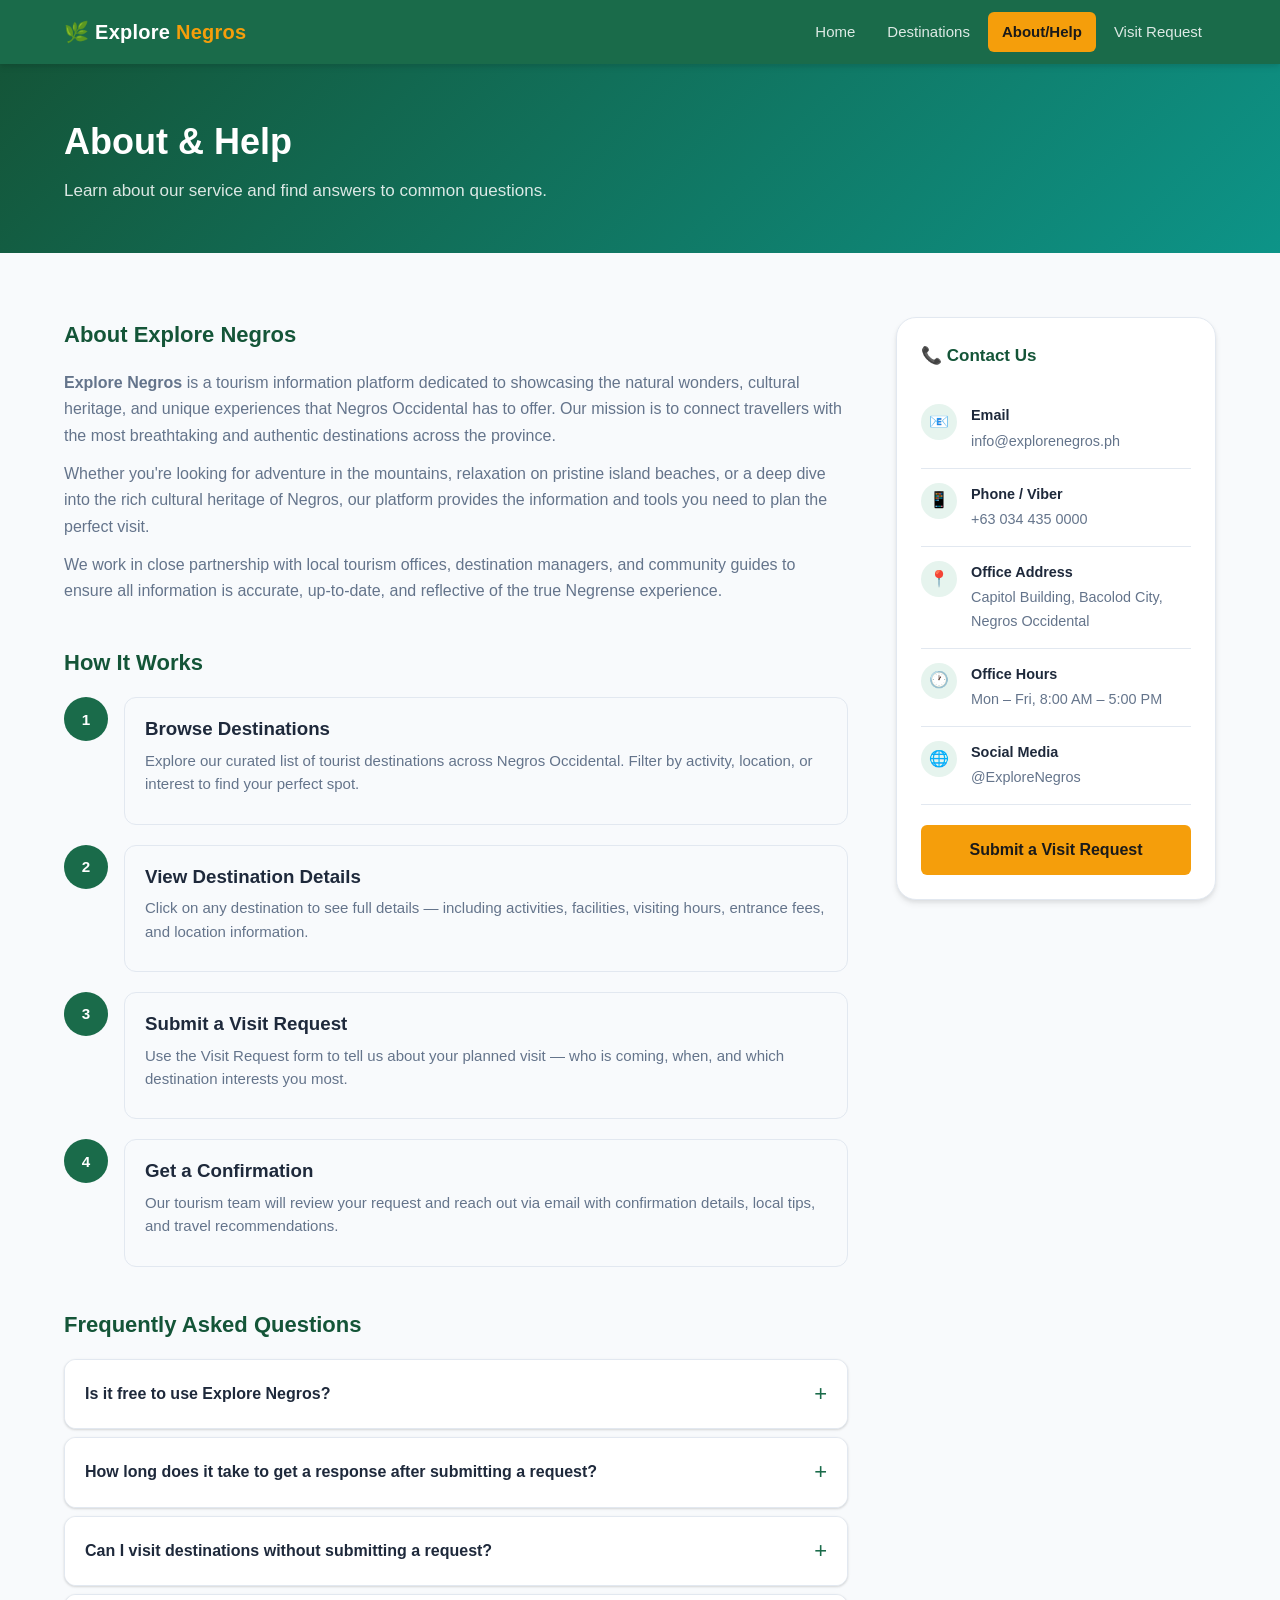
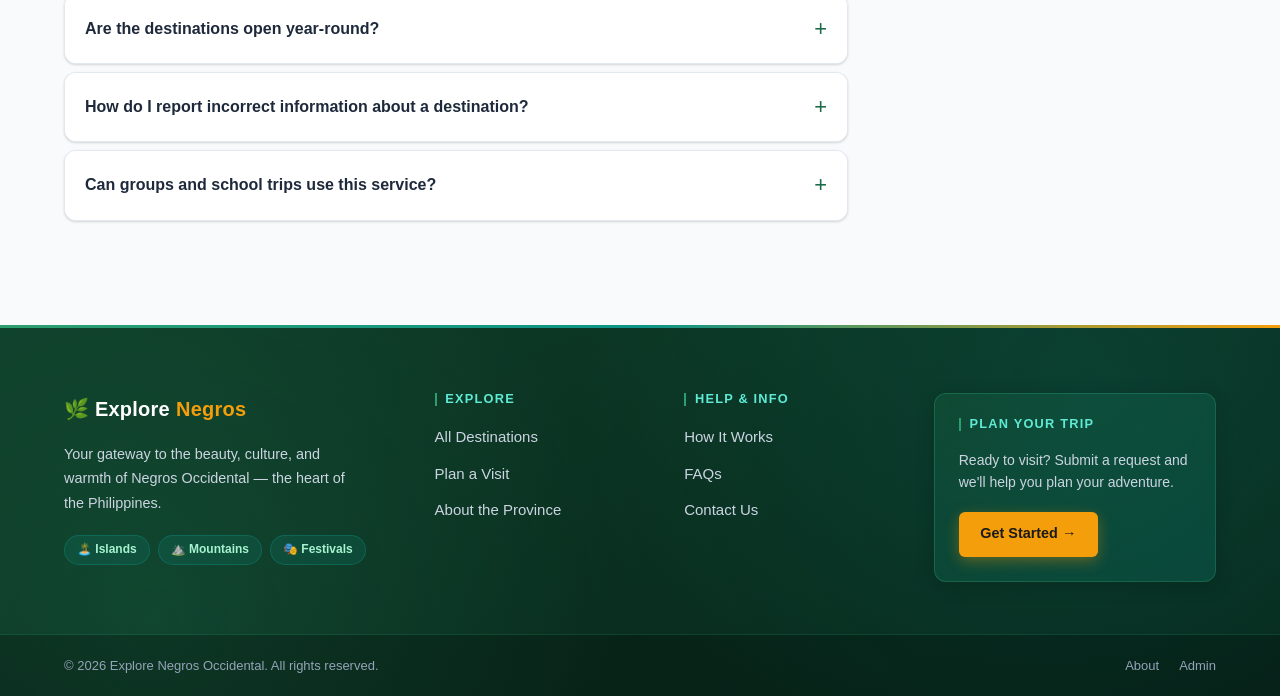
<file: Web Dev/explore-negros/about.html>
<!DOCTYPE html>
<html lang="en">
<head>
  <meta charset="UTF-8">
  <meta name="viewport" content="width=device-width, initial-scale=1.0">
  <meta name="description" content="Learn about Explore Negros, how the tourism service works, frequently asked questions, and how to contact our team.">
  <title>Explore Negros | About &amp; Help</title>
  <link rel="stylesheet" href="assets/css/style.css">
</head>
<body>

  <a href="#main-content" class="skip-link">Skip to main content</a>

  <!-- ══ HEADER ══════════════════════════════════════════════ -->
  <header class="site-header">
    <div class="container header-inner">
      <a href="index.html" class="site-logo" aria-label="Explore Negros – Go to homepage">
        🌿 Explore <span>Negros</span>
      </a>
      <button class="nav-toggle"
              aria-label="Toggle navigation menu"
              aria-expanded="false"
              aria-controls="main-nav">
      </button>
      <nav id="main-nav" class="main-nav" aria-label="Main navigation">
        <ul>
          <li><a href="index.html">Home</a></li>
          <li><a href="records.html">Destinations</a></li>
          <li><a href="about.html">About/Help</a></li>
          <li><a href="form.html">Visit Request</a></li>
        </ul>
      </nav>
    </div>
  </header>

  <!-- ══ PAGE BANNER ═════════════════════════════════════════ -->
  <div class="page-banner">
    <div class="container">
      <h1>About &amp; Help</h1>
      <p>Learn about our service and find answers to common questions.</p>
    </div>
  </div>

  <!-- ══ MAIN CONTENT ════════════════════════════════════════ -->
  <main id="main-content">
    <div class="section">
      <div class="container">
        <div class="about-layout">

          <!-- ── Primary Content ──────────────────────────── -->
          <div>

            <!-- About Section -->
            <section class="about-section" aria-labelledby="about-heading">
              <h2 id="about-heading">About Explore Negros</h2>
              <p>
                <strong>Explore Negros</strong> is a tourism information platform dedicated to
                showcasing the natural wonders, cultural heritage, and unique experiences that
                Negros Occidental has to offer. Our mission is to connect travellers with the
                most breathtaking and authentic destinations across the province.
              </p>
              <p>
                Whether you're looking for adventure in the mountains, relaxation on pristine
                island beaches, or a deep dive into the rich cultural heritage of Negros, our
                platform provides the information and tools you need to plan the perfect visit.
              </p>
              <p>
                We work in close partnership with local tourism offices, destination managers,
                and community guides to ensure all information is accurate, up-to-date, and
                reflective of the true Negrense experience.
              </p>
            </section>

            <!-- How It Works -->
            <section class="about-section" id="help" aria-labelledby="process-heading">
              <h2 id="process-heading">How It Works</h2>
              <ol class="process-steps">
                <li class="process-step">
                  <div class="step-num" aria-hidden="true">1</div>
                  <div class="step-content">
                    <h3>Browse Destinations</h3>
                    <p>
                      Explore our curated list of tourist destinations across Negros Occidental.
                      Filter by activity, location, or interest to find your perfect spot.
                    </p>
                  </div>
                </li>
                <li class="process-step">
                  <div class="step-num" aria-hidden="true">2</div>
                  <div class="step-content">
                    <h3>View Destination Details</h3>
                    <p>
                      Click on any destination to see full details — including activities,
                      facilities, visiting hours, entrance fees, and location information.
                    </p>
                  </div>
                </li>
                <li class="process-step">
                  <div class="step-num" aria-hidden="true">3</div>
                  <div class="step-content">
                    <h3>Submit a Visit Request</h3>
                    <p>
                      Use the Visit Request form to tell us about your planned visit —
                      who is coming, when, and which destination interests you most.
                    </p>
                  </div>
                </li>
                <li class="process-step">
                  <div class="step-num" aria-hidden="true">4</div>
                  <div class="step-content">
                    <h3>Get a Confirmation</h3>
                    <p>
                      Our tourism team will review your request and reach out via email
                      with confirmation details, local tips, and travel recommendations.
                    </p>
                  </div>
                </li>
              </ol>
            </section>

            <!-- FAQ Accordion -->
            <section class="about-section" aria-labelledby="faq-heading">
              <h2 id="faq-heading">Frequently Asked Questions</h2>
              <div class="faq-list">

                <details class="faq-item">
                  <summary>Is it free to use Explore Negros?</summary>
                  <div class="faq-answer">
                    Yes! Explore Negros is completely free to use. Submitting a visit request
                    costs nothing. Entrance fees may apply at individual destinations as listed
                    on each destination's detail page.
                  </div>
                </details>

                <details class="faq-item">
                  <summary>How long does it take to get a response after submitting a request?</summary>
                  <div class="faq-answer">
                    Our team typically responds within 1–3 business days. During peak travel
                    seasons (April–May and December), response times may be slightly longer.
                    Please ensure your email address is correct when submitting.
                  </div>
                </details>

                <details class="faq-item">
                  <summary>Can I visit destinations without submitting a request?</summary>
                  <div class="faq-answer">
                    Absolutely. Most destinations on this platform are open to the public and
                    can be visited directly. The visit request form is an optional service for
                    travellers who want personalised assistance and recommendations.
                  </div>
                </details>

                <details class="faq-item">
                  <summary>Are the destinations open year-round?</summary>
                  <div class="faq-answer">
                    Most destinations are open year-round, but visiting hours and conditions
                    may vary by season. Some destinations may close temporarily during typhoon
                    season or for maintenance. Always check the destination detail page or
                    contact us for the most current information.
                  </div>
                </details>

                <details class="faq-item">
                  <summary>How do I report incorrect information about a destination?</summary>
                  <div class="faq-answer">
                    Please email us at <strong>info@explorenegros.ph</strong> with the
                    destination name and the correction you'd like us to make. We strive to
                    keep all information accurate and up-to-date.
                  </div>
                </details>

                <details class="faq-item">
                  <summary>Can groups and school trips use this service?</summary>
                  <div class="faq-answer">
                    Yes! We welcome individual travellers, families, groups, and school trips.
                    Simply indicate the number of visitors and any special requirements in the
                    message field of the Visit Request form and we'll assist you accordingly.
                  </div>
                </details>

              </div>
            </section>

          </div><!-- /primary content -->

          <!-- ── Sidebar ──────────────────────────────────── -->
          <aside aria-label="Contact information">
            <div class="contact-card">
              <h3>📞 Contact Us</h3>

              <div class="contact-item">
                <div class="contact-icon" aria-hidden="true">📧</div>
                <div class="contact-item-text">
                  <strong>Email</strong>
                  <span>info@explorenegros.ph</span>
                </div>
              </div>

              <div class="contact-item">
                <div class="contact-icon" aria-hidden="true">📱</div>
                <div class="contact-item-text">
                  <strong>Phone / Viber</strong>
                  <span>+63 034 435 0000</span>
                </div>
              </div>

              <div class="contact-item">
                <div class="contact-icon" aria-hidden="true">📍</div>
                <div class="contact-item-text">
                  <strong>Office Address</strong>
                  <span>Capitol Building, Bacolod City, Negros Occidental</span>
                </div>
              </div>

              <div class="contact-item">
                <div class="contact-icon" aria-hidden="true">🕐</div>
                <div class="contact-item-text">
                  <strong>Office Hours</strong>
                  <span>Mon – Fri, 8:00 AM – 5:00 PM</span>
                </div>
              </div>

              <div class="contact-item">
                <div class="contact-icon" aria-hidden="true">🌐</div>
                <div class="contact-item-text">
                  <strong>Social Media</strong>
                  <span>@ExploreNegros</span>
                </div>
              </div>

              <div style="margin-top:1.25rem;">
                <a href="form.html" class="btn btn-primary" style="width:100%;justify-content:center;">
                  Submit a Visit Request
                </a>
              </div>
            </div>
          </aside>

        </div><!-- /about-layout -->
      </div>
    </div>
  </main>

  <!-- ══ FOOTER ══════════════════════════════════════════════ -->
  <footer class="site-footer">
    <div class="footer-top">
      <div class="container">
        <div class="footer-grid">
          <div class="footer-col footer-col--brand">
            <a href="index.html" class="footer-logo" aria-label="Explore Negros – Homepage">
              &#x1F33F; Explore <span>Negros</span>
            </a>
            <p class="footer-tagline">
              Your gateway to the beauty, culture, and warmth of Negros Occidental
              &mdash; the heart of the Philippines.
            </p>
            <div class="footer-tags">
              <span class="footer-tag">&#x1F3DD;&#xFE0F; Islands</span>
              <span class="footer-tag">&#x26F0;&#xFE0F; Mountains</span>
              <span class="footer-tag">&#x1F3AD; Festivals</span>
            </div>
          </div>
          <div class="footer-col">
            <h3 class="footer-col-heading">Explore</h3>
            <ul class="footer-nav-list">
              <li><a href="records.html">All Destinations</a></li>
              <li><a href="form.html">Plan a Visit</a></li>
              <li><a href="about.html">About the Province</a></li>
            </ul>
          </div>
          <div class="footer-col">
            <h3 class="footer-col-heading">Help &amp; Info</h3>
            <ul class="footer-nav-list">
              <li><a href="about.html">How It Works</a></li>
              <li><a href="about.html">FAQs</a></li>
              <li><a href="form.html">Contact Us</a></li>
            </ul>
          </div>
          <div class="footer-col footer-col--cta">
            <h3 class="footer-col-heading">Plan Your Trip</h3>
            <p class="footer-cta-desc">Ready to visit? Submit a request and we'll help you plan your adventure.</p>
            <a href="form.html" class="footer-cta-link">Get Started &#x2192;</a>
          </div>
        </div>
      </div>
    </div>
    <div class="footer-bottom">
      <div class="container footer-bottom-row">
        <p class="footer-copy">&copy; 2026 Explore Negros Occidental. All rights reserved.</p>
        <nav class="footer-bottom-nav" aria-label="Footer secondary links">
          <a href="about.html">About</a>
          <a href="admin.html">Admin</a>
        </nav>
      </div>
    </div>
  </footer>

  <!-- ══ SCRIPTS ══════════════════════════════════════════════ -->
  <script src="assets/js/supabase.js"></script>
  <script src="assets/js/main.js"></script>

</body>
</html>
</file>
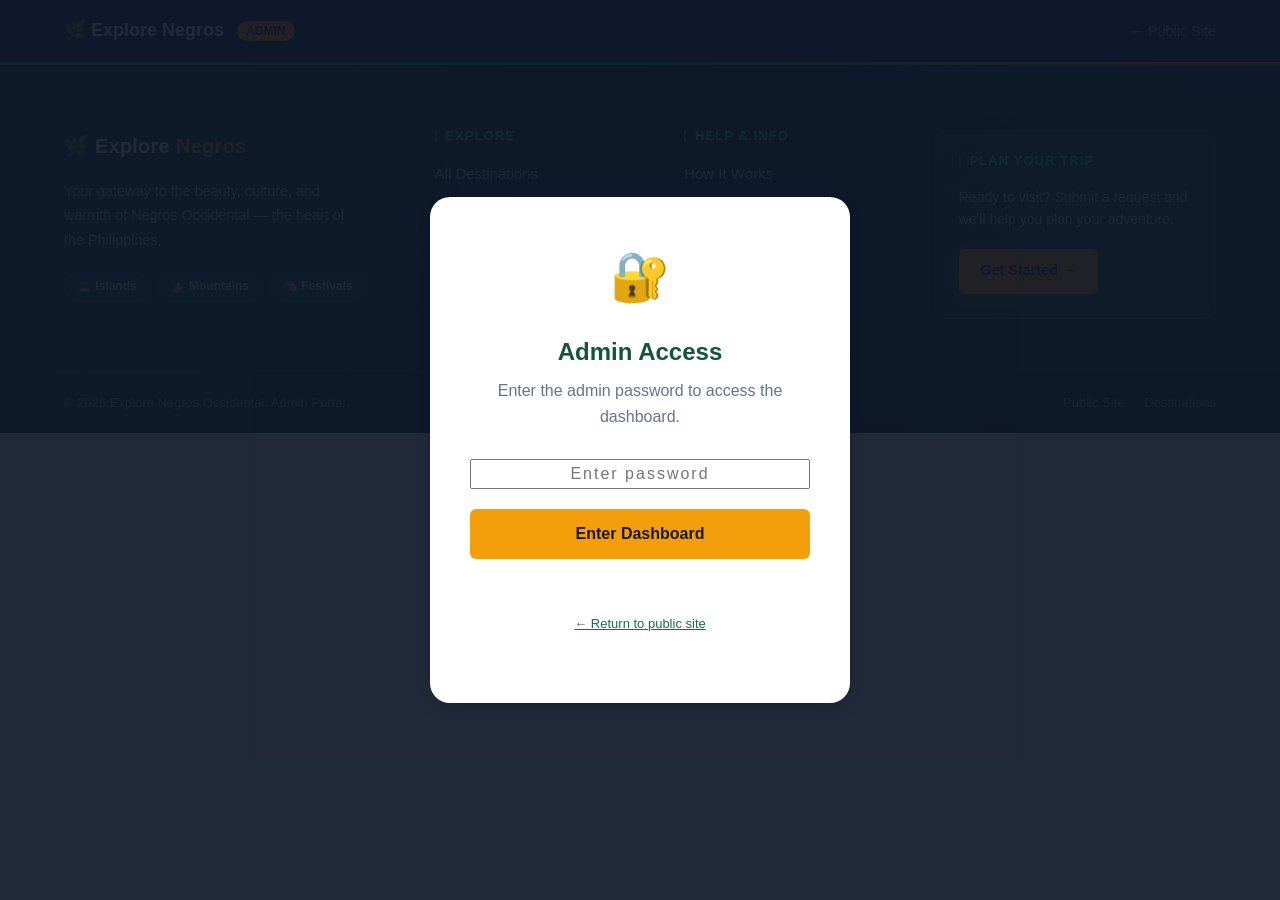
<file: Web Dev/explore-negros/admin.html>
<!DOCTYPE html>
<html lang="en">
<head>
  <meta charset="UTF-8">
  <meta name="viewport" content="width=device-width, initial-scale=1.0">
  <meta name="description" content="Explore Negros admin dashboard — manage destinations and visitor requests.">
  <title>Explore Negros | Admin Dashboard</title>
  <link rel="stylesheet" href="assets/css/style.css">
  <style>
    /* Additional admin-only micro-styles */
    @keyframes shake {
      0%, 100% { transform: translateX(0); }
      20%, 60%  { transform: translateX(-6px); }
      40%, 80%  { transform: translateX(6px); }
    }
    #admin-content { display: none; }
  </style>
</head>
<body>

  <!-- ══════════════════════════════════════════════════════
       PASSWORD GATE OVERLAY
  ══════════════════════════════════════════════════════ -->
  <div id="password-gate" class="gate-overlay" role="dialog"
       aria-modal="true" aria-labelledby="gate-title">
    <div class="gate-box">
      <div class="gate-icon" aria-hidden="true">🔐</div>
      <h2 id="gate-title">Admin Access</h2>
      <p>Enter the admin password to access the dashboard.</p>
      <form id="gate-form" novalidate>
        <div class="form-field">
          <label for="gate-password" class="visually-hidden">Password</label>
          <input type="password"
                 id="gate-password"
                 name="gate-password"
                 placeholder="Enter password"
                 autocomplete="current-password"
                 required
                 aria-required="true">
        </div>
        <button type="submit" class="btn btn-primary" style="width:100%;justify-content:center;margin-top:.5rem;">
          Enter Dashboard
        </button>
        <p class="gate-error" id="gate-error" role="alert" aria-live="polite"></p>
      </form>
      <p style="margin-top:1.5rem;font-size:.8125rem;color:var(--color-text-muted);">
        <a href="index.html" style="color:var(--color-primary);">← Return to public site</a>
      </p>
    </div>
  </div>

  <!-- ══════════════════════════════════════════════════════
       ADMIN HEADER (separate from public nav)
  ══════════════════════════════════════════════════════ -->
  <header class="admin-header">
    <div class="container admin-header-inner">
      <div>
        <span class="admin-logo">🌿 Explore Negros</span>
        <span class="admin-badge">ADMIN</span>
      </div>
      <nav aria-label="Admin navigation">
        <a href="index.html" class="admin-nav-link">← Public Site</a>
      </nav>
    </div>
  </header>

  <!-- ══════════════════════════════════════════════════════
       ADMIN DASHBOARD CONTENT
       (hidden until password is verified)
  ══════════════════════════════════════════════════════ -->
  <main id="admin-content" aria-label="Admin dashboard">
    <div class="admin-main">
      <div class="container">

        <!-- Greeting -->
        <div class="admin-greeting">
          <h1>Admin Dashboard</h1>
          <p>
            Welcome back! Last login: <time id="login-time"></time>
          </p>
        </div>

        <!-- ── Stats Cards ──────────────────────────────── -->
        <section aria-labelledby="stats-heading">
          <h2 id="stats-heading" class="visually-hidden">Dashboard Statistics</h2>
          <div class="stats-grid">
            <div class="stat-card">
              <div class="stat-value" id="stat-destinations">…</div>
              <div class="stat-label">Total Destinations</div>
            </div>
            <div class="stat-card teal">
              <div class="stat-value" id="stat-active">…</div>
              <div class="stat-label">Active Destinations</div>
            </div>
            <div class="stat-card accent">
              <div class="stat-value" id="stat-requests">…</div>
              <div class="stat-label">Total Requests</div>
            </div>
            <div class="stat-card danger">
              <div class="stat-value" id="stat-pending">…</div>
              <div class="stat-label">Pending Requests</div>
            </div>
          </div>
        </section>

        <!-- ── Destination Records Table ─────────────────── -->
        <section class="admin-section" aria-labelledby="dest-table-heading">
          <div class="admin-section-header">
            <h2 id="dest-table-heading">Destination Records</h2>
            <a href="records.html" class="btn btn-outline btn-sm">View Public List</a>
          </div>
          <div class="data-table-wrap">
            <table aria-label="Destination records">
              <thead>
                <tr>
                  <th scope="col">Name</th>
                  <th scope="col">Location</th>
                  <th scope="col">Status</th>
                  <th scope="col">Actions</th>
                </tr>
              </thead>
              <tbody id="dest-tbody">
                <tr>
                  <td colspan="4">
                    <div class="loading">
                      <div class="spinner"></div>
                      <span>Loading…</span>
                    </div>
                  </td>
                </tr>
              </tbody>
            </table>
          </div>
        </section>

        <!-- ── Visitor Requests Table ─────────────────────── -->
        <section class="admin-section" aria-labelledby="req-table-heading">
          <div class="admin-card-container">
            <div class="admin-table-header">
              <div class="table-header-left">
                <div class="header-title-row">
                  <h2 id="req-table-heading">Visitor Requests</h2>
                  <span class="table-count-badge" id="req-count-badge">0 requests</span>
                </div>
                <p class="table-header-desc">Review and manage travel inquiries and requests in real time.</p>
              </div>
              <div class="admin-section-actions">
                <button class="btn btn-outline btn-sm btn-sync" id="refresh-req-btn" type="button" title="Sync live database">
                  <span class="refresh-icon" aria-hidden="true">🔄</span>
                  <span>Sync</span>
                </button>
                <a href="form.html" class="btn btn-primary btn-sm">+ New Request</a>
              </div>
            </div>

            <!-- Table Controls: Search & Status Filter Tabs -->
            <div class="table-toolbar">
              <div class="table-search-box">
                <span class="search-icon" aria-hidden="true">🔍</span>
                <input type="search"
                       id="req-search"
                       placeholder="Search visitor, email, destination…"
                       aria-label="Search visitor requests">
              </div>
              <div class="table-filter-tabs" role="tablist" aria-label="Filter requests by status">
                <button class="filter-tab active" data-status="all" type="button" role="tab" aria-selected="true">
                  <span>All</span>
                  <span class="tab-count" id="count-all">0</span>
                </button>
                <button class="filter-tab" data-status="pending" type="button" role="tab" aria-selected="false">
                  <span class="status-indicator-dot dot-pending" aria-hidden="true"></span>
                  <span>Pending</span>
                  <span class="tab-count" id="count-pending">0</span>
                </button>
                <button class="filter-tab" data-status="approved" type="button" role="tab" aria-selected="false">
                  <span class="status-indicator-dot dot-approved" aria-hidden="true"></span>
                  <span>Approved</span>
                  <span class="tab-count" id="count-approved">0</span>
                </button>
                <button class="filter-tab" data-status="rejected" type="button" role="tab" aria-selected="false">
                  <span class="status-indicator-dot dot-rejected" aria-hidden="true"></span>
                  <span>Rejected</span>
                  <span class="tab-count" id="count-rejected">0</span>
                </button>
              </div>
            </div>

            <!-- Data Table Wrapper -->
            <div class="data-table-wrap">
              <table aria-label="Visitor requests" class="modern-data-table">
                <thead>
                  <tr>
                    <th scope="col" style="min-width: 200px;">Visitor</th>
                    <th scope="col" style="min-width: 170px;">Destination</th>
                    <th scope="col" style="min-width: 140px;">Visit Date</th>
                    <th scope="col" style="min-width: 120px;">Party Size</th>
                    <th scope="col" style="min-width: 130px;">Status</th>
                    <th scope="col" style="min-width: 130px; text-align: right;">Note & Actions</th>
                  </tr>
                </thead>
              <tbody id="req-tbody">
                <tr>
                  <td colspan="6">
                    <div class="loading">
                      <div class="spinner"></div>
                      <span>Loading visitor requests…</span>
                    </div>
                  </td>
                </tr>
              </tbody>
            </table>
          </div>
        </div><!-- /admin-card-container -->
      </section>

      </div><!-- /container -->
    </div><!-- /admin-main -->
  </main>

  <!-- ══ FOOTER ══════════════════════════════════════════════ -->
  <footer class="site-footer">
    <div class="footer-top">
      <div class="container">
        <div class="footer-grid">
          <div class="footer-col footer-col--brand">
            <a href="index.html" class="footer-logo" aria-label="Explore Negros – Homepage">
              &#x1F33F; Explore <span>Negros</span>
            </a>
            <p class="footer-tagline">
              Your gateway to the beauty, culture, and warmth of Negros Occidental
              &mdash; the heart of the Philippines.
            </p>
            <div class="footer-tags">
              <span class="footer-tag">&#x1F3DD;&#xFE0F; Islands</span>
              <span class="footer-tag">&#x26F0;&#xFE0F; Mountains</span>
              <span class="footer-tag">&#x1F3AD; Festivals</span>
            </div>
          </div>
          <div class="footer-col">
            <h3 class="footer-col-heading">Explore</h3>
            <ul class="footer-nav-list">
              <li><a href="records.html">All Destinations</a></li>
              <li><a href="form.html">Plan a Visit</a></li>
              <li><a href="about.html">About the Province</a></li>
            </ul>
          </div>
          <div class="footer-col">
            <h3 class="footer-col-heading">Help &amp; Info</h3>
            <ul class="footer-nav-list">
              <li><a href="about.html">How It Works</a></li>
              <li><a href="about.html">FAQs</a></li>
              <li><a href="form.html">Contact Us</a></li>
            </ul>
          </div>
          <div class="footer-col footer-col--cta">
            <h3 class="footer-col-heading">Plan Your Trip</h3>
            <p class="footer-cta-desc">Ready to visit? Submit a request and we'll help you plan your adventure.</p>
            <a href="form.html" class="footer-cta-link">Get Started &#x2192;</a>
          </div>
        </div>
      </div>
    </div>
    <div class="footer-bottom">
      <div class="container footer-bottom-row">
        <p class="footer-copy">&copy; 2026 Explore Negros Occidental. Admin Portal.</p>
        <nav class="footer-bottom-nav" aria-label="Footer secondary links">
          <a href="index.html">Public Site</a>
          <a href="records.html">Destinations</a>
        </nav>
      </div>
    </div>
  </footer>

  <!-- ══ SCRIPTS ══════════════════════════════════════════════ -->
  <script src="assets/js/supabase.js"></script>
  <script src="assets/js/main.js"></script>
  <script src="assets/js/admin.js"></script>

  <!-- Visually hidden utility (for screen-reader-only text) -->
  <style>
    .visually-hidden {
      position: absolute;
      width: 1px; height: 1px;
      padding: 0; margin: -1px;
      overflow: hidden;
      clip: rect(0,0,0,0);
      white-space: nowrap;
      border: 0;
    }
  </style>

</body>
</html>
</file>
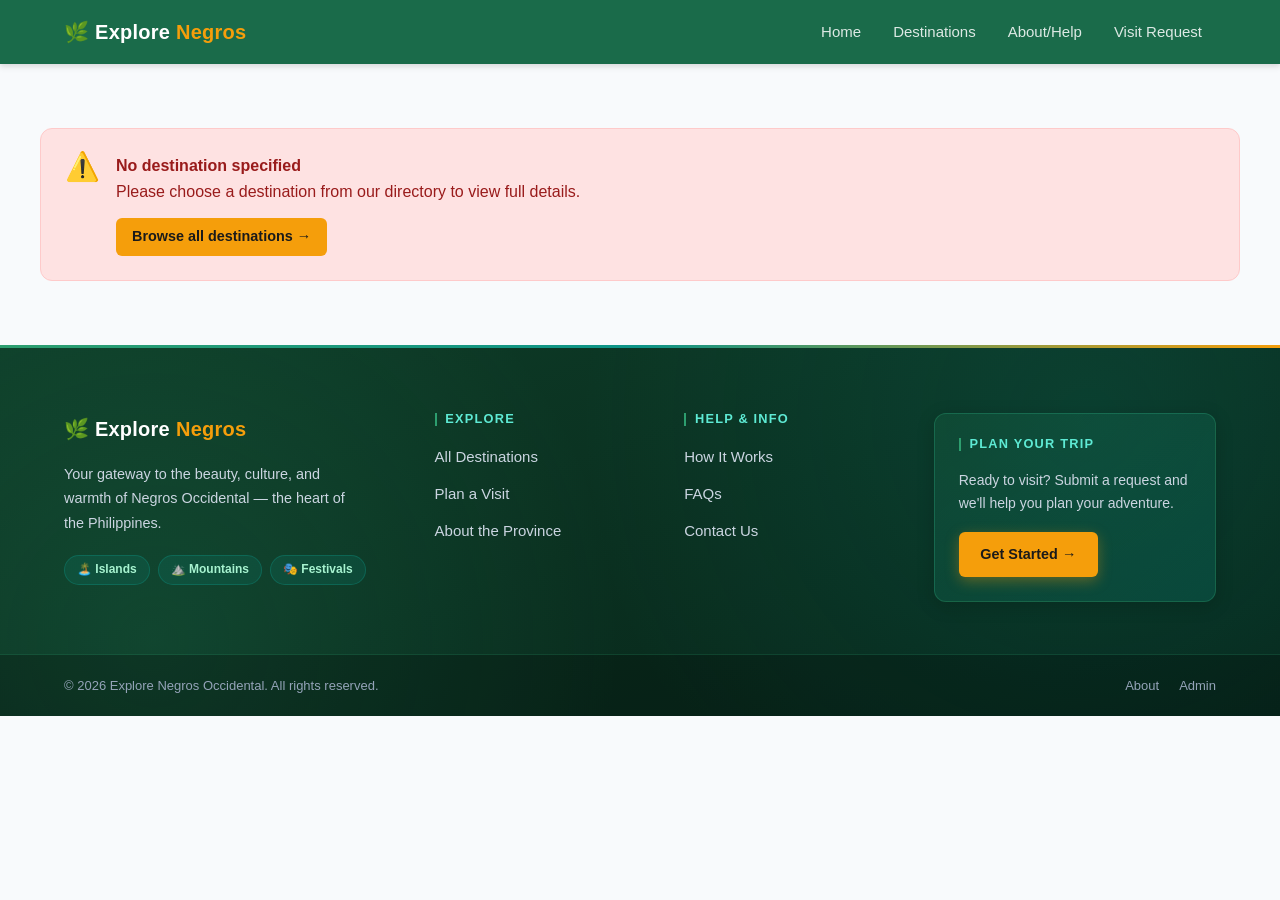
<file: Web Dev/explore-negros/details.html>
<!DOCTYPE html>
<html lang="en">
<head>
  <meta charset="UTF-8">
  <meta name="viewport" content="width=device-width, initial-scale=1.0">
  <meta name="description" content="View full details about this tourist destination in Negros Occidental, including activities, facilities, and visiting information.">
  <title>Explore Negros | Destination Details</title>
  <link rel="stylesheet" href="assets/css/style.css">
</head>
<body>

  <a href="#main-content" class="skip-link">Skip to main content</a>

  <!-- ══ HEADER ══════════════════════════════════════════════ -->
  <header class="site-header">
    <div class="container header-inner">
      <a href="index.html" class="site-logo" aria-label="Explore Negros – Go to homepage">
        🌿 Explore <span>Negros</span>
      </a>
      <button class="nav-toggle"
              aria-label="Toggle navigation menu"
              aria-expanded="false"
              aria-controls="main-nav">
      </button>
      <nav id="main-nav" class="main-nav" aria-label="Main navigation">
        <ul>
          <li><a href="index.html">Home</a></li>
          <li><a href="records.html">Destinations</a></li>
          <li><a href="about.html">About/Help</a></li>
          <li><a href="form.html">Visit Request</a></li>
        </ul>
      </nav>
    </div>
  </header>

  <!-- ══ MAIN CONTENT ════════════════════════════════════════ -->
  <!-- Content (banner, detail layout, sidebar) is injected by details.js -->
  <main id="main-content">
    <div id="details-content" aria-live="polite" aria-busy="true">
      <div class="loading" style="padding:5rem 0;">
        <div class="spinner"></div>
        <span>Loading destination…</span>
      </div>
    </div>
  </main>

  <!-- ══ FOOTER ══════════════════════════════════════════════ -->
  <footer class="site-footer">
    <div class="footer-top">
      <div class="container">
        <div class="footer-grid">
          <div class="footer-col footer-col--brand">
            <a href="index.html" class="footer-logo" aria-label="Explore Negros – Homepage">
              &#x1F33F; Explore <span>Negros</span>
            </a>
            <p class="footer-tagline">
              Your gateway to the beauty, culture, and warmth of Negros Occidental
              &mdash; the heart of the Philippines.
            </p>
            <div class="footer-tags">
              <span class="footer-tag">&#x1F3DD;&#xFE0F; Islands</span>
              <span class="footer-tag">&#x26F0;&#xFE0F; Mountains</span>
              <span class="footer-tag">&#x1F3AD; Festivals</span>
            </div>
          </div>
          <div class="footer-col">
            <h3 class="footer-col-heading">Explore</h3>
            <ul class="footer-nav-list">
              <li><a href="records.html">All Destinations</a></li>
              <li><a href="form.html">Plan a Visit</a></li>
              <li><a href="about.html">About the Province</a></li>
            </ul>
          </div>
          <div class="footer-col">
            <h3 class="footer-col-heading">Help &amp; Info</h3>
            <ul class="footer-nav-list">
              <li><a href="about.html">How It Works</a></li>
              <li><a href="about.html">FAQs</a></li>
              <li><a href="form.html">Contact Us</a></li>
            </ul>
          </div>
          <div class="footer-col footer-col--cta">
            <h3 class="footer-col-heading">Plan Your Trip</h3>
            <p class="footer-cta-desc">Ready to visit? Submit a request and we'll help you plan your adventure.</p>
            <a href="form.html" class="footer-cta-link">Get Started &#x2192;</a>
          </div>
        </div>
      </div>
    </div>
    <div class="footer-bottom">
      <div class="container footer-bottom-row">
        <p class="footer-copy">&copy; 2026 Explore Negros Occidental. All rights reserved.</p>
        <nav class="footer-bottom-nav" aria-label="Footer secondary links">
          <a href="about.html">About</a>
          <a href="admin.html">Admin</a>
        </nav>
      </div>
    </div>
  </footer>

  <!-- ══ SCRIPTS ══════════════════════════════════════════════ -->
  <script src="assets/js/supabase.js"></script>
  <script src="assets/js/main.js"></script>
  <script src="assets/js/details.js"></script>

</body>
</html>
</file>
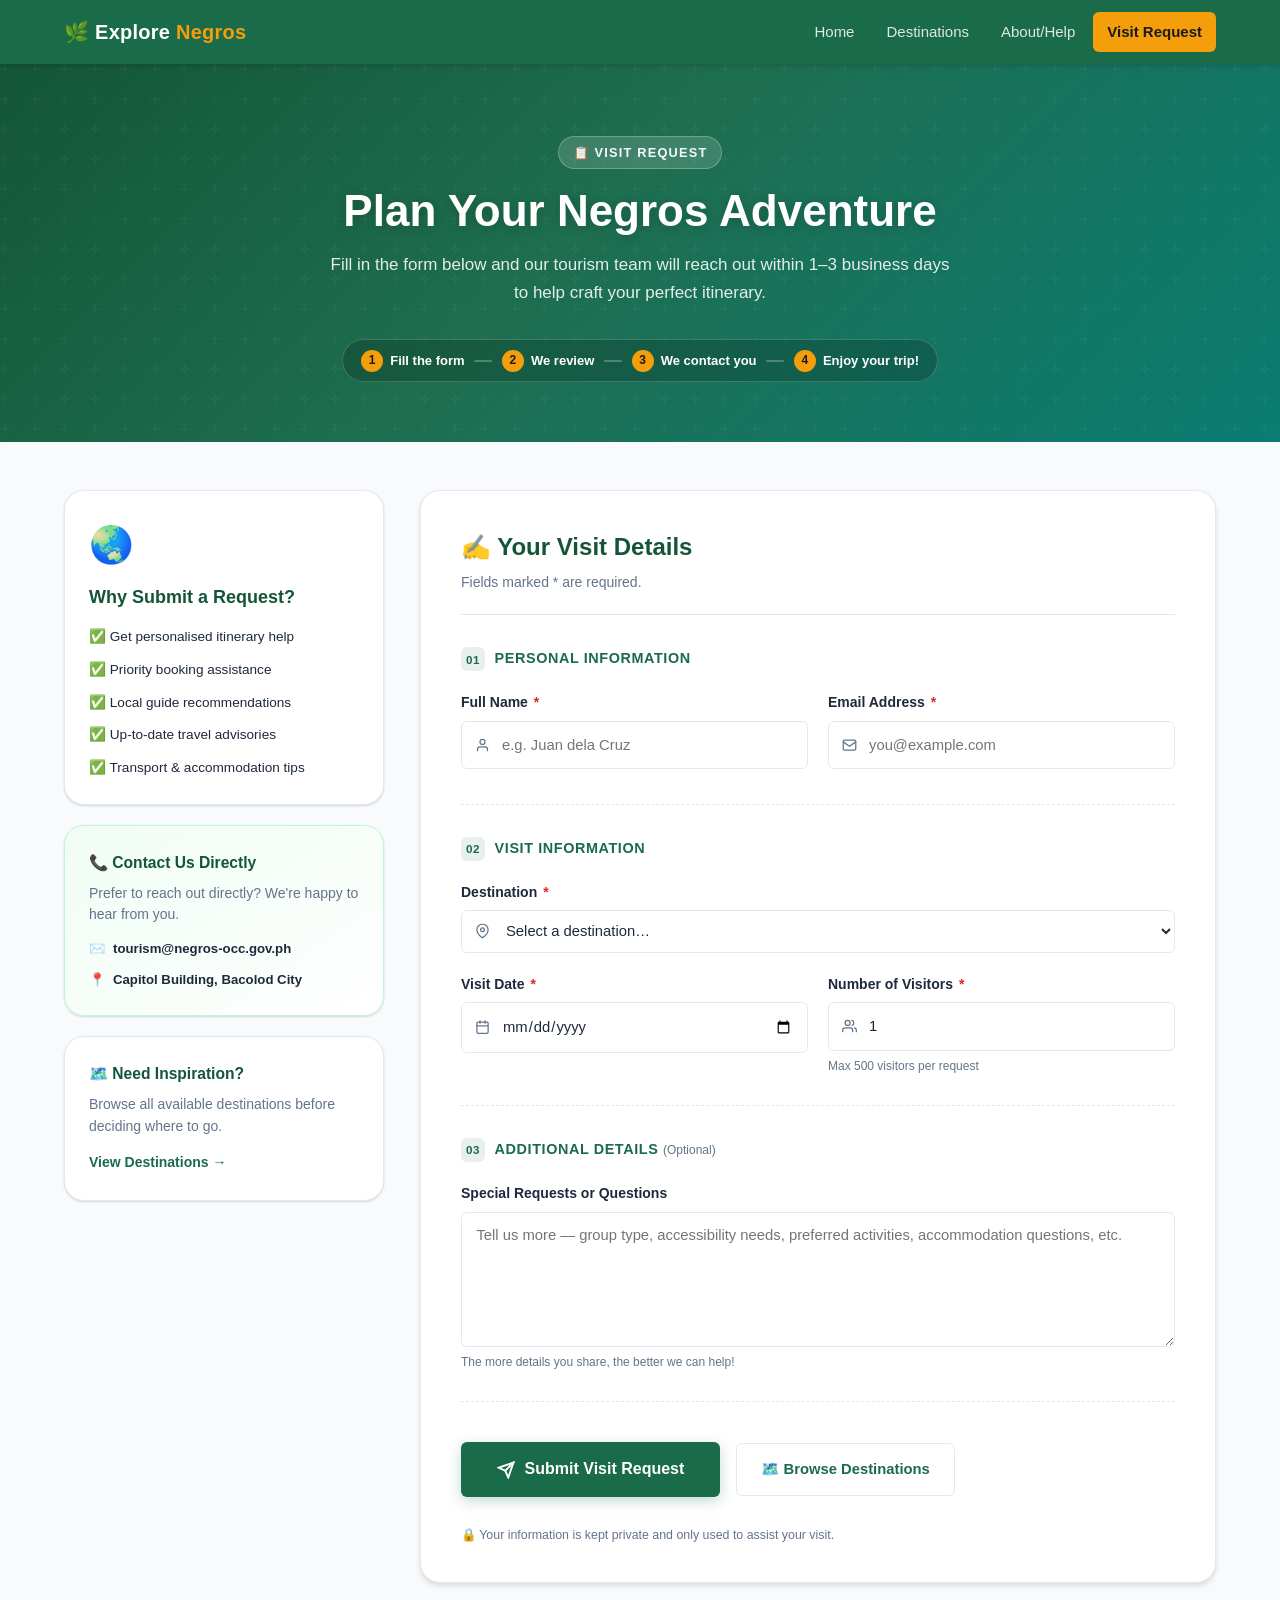
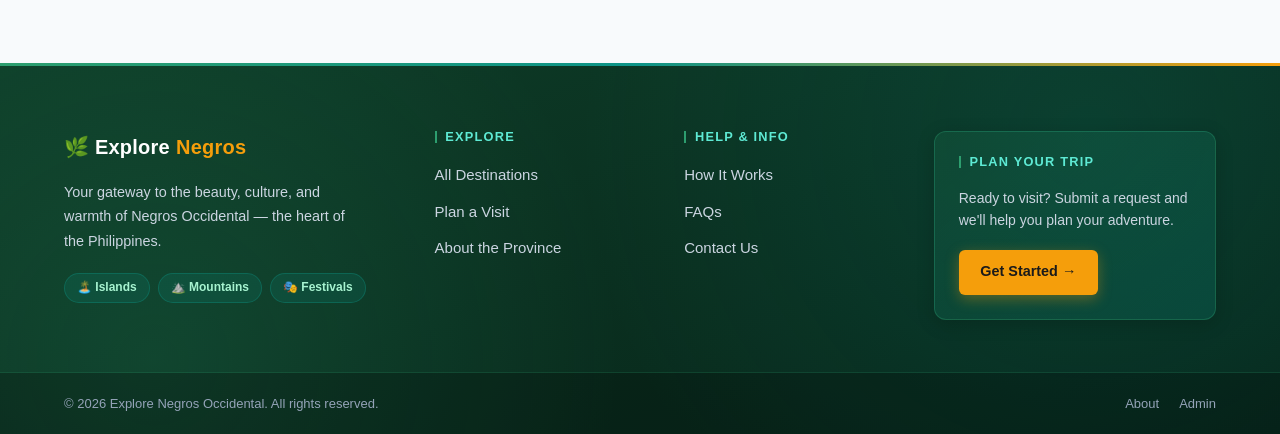
<file: Web Dev/explore-negros/form.html>
<!DOCTYPE html>
<html lang="en">
<head>
  <meta charset="UTF-8">
  <meta name="viewport" content="width=device-width, initial-scale=1.0">
  <meta name="description" content="Submit a visit request to Explore Negros. Tell us where you want to go and when, and our team will help you plan your trip.">
  <title>Explore Negros | Visit Request</title>
  <link rel="stylesheet" href="assets/css/style.css">
</head>
<body>

  <a href="#main-content" class="skip-link">Skip to main content</a>

  <!-- ══ HEADER ══════════════════════════════════════════════ -->
  <header class="site-header">
    <div class="container header-inner">
      <a href="index.html" class="site-logo" aria-label="Explore Negros – Go to homepage">
        🌿 Explore <span>Negros</span>
      </a>
      <button class="nav-toggle"
              aria-label="Toggle navigation menu"
              aria-expanded="false"
              aria-controls="main-nav">
      </button>
      <nav id="main-nav" class="main-nav" aria-label="Main navigation">
        <ul>
          <li><a href="index.html">Home</a></li>
          <li><a href="records.html">Destinations</a></li>
          <li><a href="about.html">About/Help</a></li>
          <li><a href="form.html">Visit Request</a></li>
        </ul>
      </nav>
    </div>
  </header>


  <!-- ══ FORM HERO BANNER ═══════════════════════════════════════ -->
  <div class="form-hero">
    <div class="form-hero-overlay" aria-hidden="true"></div>
    <div class="container form-hero-content">
      <span class="form-hero-eyebrow">&#x1F4CB; Visit Request</span>
      <h1 class="form-hero-title">Plan Your Negros Adventure</h1>
      <p class="form-hero-sub">
        Fill in the form below and our tourism team will reach out within
        1–3 business days to help craft your perfect itinerary.
      </p>

      <!-- Steps strip -->
      <div class="form-steps" aria-label="How it works">
        <div class="form-step">
          <span class="form-step-num">1</span>
          <span class="form-step-label">Fill the form</span>
        </div>
        <div class="form-step-line" aria-hidden="true"></div>
        <div class="form-step">
          <span class="form-step-num">2</span>
          <span class="form-step-label">We review</span>
        </div>
        <div class="form-step-line" aria-hidden="true"></div>
        <div class="form-step">
          <span class="form-step-num">3</span>
          <span class="form-step-label">We contact you</span>
        </div>
        <div class="form-step-line" aria-hidden="true"></div>
        <div class="form-step">
          <span class="form-step-num">4</span>
          <span class="form-step-label">Enjoy your trip!</span>
        </div>
      </div>
    </div>
  </div>

  <!-- ══ MAIN CONTENT ════════════════════════════════════════ -->
  <main id="main-content">
    <div class="form-page-section">
      <div class="container">
        <div class="form-page-layout">

          <!-- ── Sidebar ── -->
          <aside class="form-sidebar" aria-label="Request information">

            <!-- Why request -->
            <div class="form-info-card">
              <div class="form-info-icon">&#x1F30F;</div>
              <h2 class="form-info-title">Why Submit a Request?</h2>
              <ul class="form-info-list">
                <li>&#x2705; Get personalised itinerary help</li>
                <li>&#x2705; Priority booking assistance</li>
                <li>&#x2705; Local guide recommendations</li>
                <li>&#x2705; Up-to-date travel advisories</li>
                <li>&#x2705; Transport &amp; accommodation tips</li>
              </ul>
            </div>

            <!-- Contact info -->
            <div class="form-info-card form-info-card--contact">
              <h3 class="form-info-sub-title">&#x1F4DE; Contact Us Directly</h3>
              <p>Prefer to reach out directly? We're happy to hear from you.</p>
              <div class="form-contact-rows">
                <div class="form-contact-row">
                  <span class="form-contact-icon">&#x2709;&#xFE0F;</span>
                  <span>tourism@negros-occ.gov.ph</span>
                </div>
                <div class="form-contact-row">
                  <span class="form-contact-icon">&#x1F4CD;</span>
                  <span>Capitol Building, Bacolod City</span>
                </div>
              </div>
            </div>

            <!-- Destinations teaser -->
            <div class="form-info-card form-info-card--browse">
              <h3 class="form-info-sub-title">&#x1F5FA;&#xFE0F; Need Inspiration?</h3>
              <p>Browse all available destinations before deciding where to go.</p>
              <a href="records.html" class="form-browse-link">View Destinations &#x2192;</a>
            </div>

          </aside>

          <!-- ── Form Panel ── -->
          <div class="form-panel">

            <!-- Success & Error Alerts -->
            <div id="alert-success" class="form-alert form-alert--success" role="alert" aria-live="polite">
              <span class="form-alert-icon">&#x1F389;</span>
              <div class="form-alert-body">
                <strong>Request submitted!</strong>
                <p>Thank you! Our team will review your request and email you within 1–3 business days.</p>
              </div>
            </div>
            <div id="alert-error" class="form-alert form-alert--error" role="alert" aria-live="polite">
              <span class="form-alert-icon">&#x26A0;&#xFE0F;</span>
              <div class="form-alert-body">
                <strong>Oops!</strong>
                <p id="alert-error-msg">Something went wrong. Please try again or contact us directly.</p>
              </div>
            </div>

            <!-- Form -->
            <form id="visit-form" class="request-form" novalidate aria-labelledby="form-heading">

              <div class="form-panel-header">
                <h2 id="form-heading" class="form-panel-title">
                  &#x270D;&#xFE0F; Your Visit Details
                </h2>
                <p class="form-panel-sub">
                  Fields marked <span class="required">*</span> are required.
                </p>
              </div>

              <!-- ── Section: Personal Information ── -->
              <div class="form-section-block">
                <div class="form-section-label">
                  <span class="form-section-num">01</span>
                  <span>Personal Information</span>
                </div>
                <div class="form-grid">

                  <div class="form-field">
                    <label for="full_name">
                      Full Name <span class="required" aria-label="required">*</span>
                    </label>
                    <div class="form-input-wrap">
                      <span class="form-input-icon" aria-hidden="true">
                        <svg width="15" height="15" viewBox="0 0 24 24" fill="none" stroke="currentColor" stroke-width="2" stroke-linecap="round"><path d="M20 21v-2a4 4 0 0 0-4-4H8a4 4 0 0 0-4 4v2"/><circle cx="12" cy="7" r="4"/></svg>
                      </span>
                      <input type="text"
                             id="full_name"
                             name="full_name"
                             autocomplete="name"
                             placeholder="e.g. Juan dela Cruz"
                             required
                             aria-required="true">
                    </div>
                    <span class="form-field-hint" id="full_name_hint"></span>
                  </div>

                  <div class="form-field">
                    <label for="email">
                      Email Address <span class="required" aria-label="required">*</span>
                    </label>
                    <div class="form-input-wrap">
                      <span class="form-input-icon" aria-hidden="true">
                        <svg width="15" height="15" viewBox="0 0 24 24" fill="none" stroke="currentColor" stroke-width="2" stroke-linecap="round"><rect x="2" y="4" width="20" height="16" rx="2"/><path d="m2 7 10 7 10-7"/></svg>
                      </span>
                      <input type="email"
                             id="email"
                             name="email"
                             autocomplete="email"
                             placeholder="you@example.com"
                             required
                             aria-required="true">
                    </div>
                    <span class="form-field-hint" id="email_hint"></span>
                  </div>

                </div>
              </div>

              <!-- ── Section: Visit Information ── -->
              <div class="form-section-block">
                <div class="form-section-label">
                  <span class="form-section-num">02</span>
                  <span>Visit Information</span>
                </div>
                <div class="form-grid">

                  <div class="form-field full">
                    <label for="destination-select">
                      Destination <span class="required" aria-label="required">*</span>
                    </label>
                    <div class="form-input-wrap">
                      <span class="form-input-icon" aria-hidden="true">
                        <svg width="15" height="15" viewBox="0 0 24 24" fill="none" stroke="currentColor" stroke-width="2" stroke-linecap="round"><path d="M21 10c0 7-9 13-9 13s-9-6-9-13a9 9 0 0 1 18 0z"/><circle cx="12" cy="10" r="3"/></svg>
                      </span>
                      <select id="destination-select"
                              name="destination_select"
                              required
                              aria-required="true">
                        <option value="" disabled selected>Select a destination…</option>
                        <!-- Options populated by form.js -->
                      </select>
                    </div>
                  </div>

                  <div class="form-field">
                    <label for="visit_date">
                      Visit Date <span class="required" aria-label="required">*</span>
                    </label>
                    <div class="form-input-wrap">
                      <span class="form-input-icon" aria-hidden="true">
                        <svg width="15" height="15" viewBox="0 0 24 24" fill="none" stroke="currentColor" stroke-width="2" stroke-linecap="round"><rect x="3" y="4" width="18" height="18" rx="2"/><line x1="16" y1="2" x2="16" y2="6"/><line x1="8" y1="2" x2="8" y2="6"/><line x1="3" y1="10" x2="21" y2="10"/></svg>
                      </span>
                      <input type="date"
                             id="visit_date"
                             name="visit_date"
                             required
                             aria-required="true">
                    </div>
                  </div>

                  <div class="form-field">
                    <label for="num_visitors">
                      Number of Visitors <span class="required" aria-label="required">*</span>
                    </label>
                    <div class="form-input-wrap">
                      <span class="form-input-icon" aria-hidden="true">
                        <svg width="15" height="15" viewBox="0 0 24 24" fill="none" stroke="currentColor" stroke-width="2" stroke-linecap="round"><path d="M17 21v-2a4 4 0 0 0-4-4H5a4 4 0 0 0-4 4v2"/><circle cx="9" cy="7" r="4"/><path d="M23 21v-2a4 4 0 0 0-3-3.87"/><path d="M16 3.13a4 4 0 0 1 0 7.75"/></svg>
                      </span>
                      <input type="number"
                             id="num_visitors"
                             name="num_visitors"
                             min="1"
                             max="500"
                             value="1"
                             required
                             aria-required="true">
                    </div>
                    <span class="form-field-hint">Max 500 visitors per request</span>
                  </div>

                </div>
              </div>

              <!-- ── Section: Message ── -->
              <div class="form-section-block">
                <div class="form-section-label">
                  <span class="form-section-num">03</span>
                  <span>Additional Details <span class="form-section-optional">(Optional)</span></span>
                </div>
                <div class="form-grid">
                  <div class="form-field full">
                    <label for="message">Special Requests or Questions</label>
                    <textarea id="message"
                              name="message"
                              rows="5"
                              placeholder="Tell us more — group type, accessibility needs, preferred activities, accommodation questions, etc."></textarea>
                    <span class="form-field-hint">The more details you share, the better we can help!</span>
                  </div>
                </div>
              </div>

              <!-- ── Submit ── -->
              <div class="form-submit-area">
                <button type="submit" id="submit-btn" class="form-submit-btn">
                  <svg width="18" height="18" viewBox="0 0 24 24" fill="none" stroke="currentColor" stroke-width="2.5" stroke-linecap="round" aria-hidden="true"><line x1="22" y1="2" x2="11" y2="13"/><polygon points="22 2 15 22 11 13 2 9 22 2"/></svg>
                  Submit Visit Request
                </button>
                <a href="records.html" class="form-browse-btn">
                  &#x1F5FA;&#xFE0F; Browse Destinations
                </a>
                <p class="form-privacy-note">
                  &#x1F512; Your information is kept private and only used to assist your visit.
                </p>
              </div>

            </form><!-- /visit-form -->

          </div><!-- /.form-panel -->
        </div><!-- /.form-page-layout -->
      </div>
    </div>
  </main>

  <!-- ══ FOOTER ══════════════════════════════════════════════ -->
  <footer class="site-footer">
    <div class="footer-top">
      <div class="container">
        <div class="footer-grid">
          <div class="footer-col footer-col--brand">
            <a href="index.html" class="footer-logo" aria-label="Explore Negros – Homepage">
              &#x1F33F; Explore <span>Negros</span>
            </a>
            <p class="footer-tagline">
              Your gateway to the beauty, culture, and warmth of Negros Occidental
              &mdash; the heart of the Philippines.
            </p>
            <div class="footer-tags">
              <span class="footer-tag">&#x1F3DD;&#xFE0F; Islands</span>
              <span class="footer-tag">&#x26F0;&#xFE0F; Mountains</span>
              <span class="footer-tag">&#x1F3AD; Festivals</span>
            </div>
          </div>
          <div class="footer-col">
            <h3 class="footer-col-heading">Explore</h3>
            <ul class="footer-nav-list">
              <li><a href="records.html">All Destinations</a></li>
              <li><a href="form.html">Plan a Visit</a></li>
              <li><a href="about.html">About the Province</a></li>
            </ul>
          </div>
          <div class="footer-col">
            <h3 class="footer-col-heading">Help &amp; Info</h3>
            <ul class="footer-nav-list">
              <li><a href="about.html">How It Works</a></li>
              <li><a href="about.html">FAQs</a></li>
              <li><a href="form.html">Contact Us</a></li>
            </ul>
          </div>
          <div class="footer-col footer-col--cta">
            <h3 class="footer-col-heading">Plan Your Trip</h3>
            <p class="footer-cta-desc">Ready to visit? Submit a request and we'll help you plan your adventure.</p>
            <a href="form.html" class="footer-cta-link">Get Started &#x2192;</a>
          </div>
        </div>
      </div>
    </div>
    <div class="footer-bottom">
      <div class="container footer-bottom-row">
        <p class="footer-copy">&copy; 2026 Explore Negros Occidental. All rights reserved.</p>
        <nav class="footer-bottom-nav" aria-label="Footer secondary links">
          <a href="about.html">About</a>
          <a href="admin.html">Admin</a>
        </nav>
      </div>
    </div>
  </footer>

  <!-- ══ SCRIPTS ══════════════════════════════════════════════ -->
  <script src="assets/js/supabase.js"></script>
  <script src="assets/js/main.js"></script>
  <script src="assets/js/form.js"></script>

</body>
</html>
</file>
<file: Web Dev/explore-negros/assets/css/style.css>
/* ============================================================
   EXPLORE NEGROS — Main Stylesheet
   Tropical Green & Teal Theme | Mobile-First | Semantic HTML5
   ============================================================ */

/* ── 1. Custom Properties ──────────────────────────────────── */
:root {
  --color-primary:       #1a6b4a;
  --color-primary-dark:  #145538;
  --color-primary-light: #2d9e6f;
  --color-secondary:     #0d9488;
  --color-secondary-dk:  #0a7c72;
  --color-accent:        #f59e0b;
  --color-accent-dk:     #d97706;
  --color-bg:            #f8fafc;
  --color-surface:       #ffffff;
  --color-text:          #1e293b;
  --color-text-muted:    #64748b;
  --color-border:        #e2e8f0;
  --color-error:         #dc2626;
  --color-success:       #16a34a;

  --font-sans: -apple-system, BlinkMacSystemFont, 'Segoe UI', Roboto, Oxygen, Ubuntu, sans-serif;

  --radius-sm:  0.375rem;
  --radius-md:  0.75rem;
  --radius-lg:  1.25rem;

  --shadow-sm: 0 1px 3px rgba(0,0,0,.10), 0 1px 2px rgba(0,0,0,.06);
  --shadow-md: 0 4px 6px rgba(0,0,0,.07), 0 2px 4px rgba(0,0,0,.06);
  --shadow-lg: 0 10px 15px rgba(0,0,0,.10), 0 4px 6px rgba(0,0,0,.05);

  --transition: .25s ease;
  --header-h:  4rem;
  --max-w:     1200px;
  --gutter:    1.5rem;
}

/* ── 2. Reset & Base ───────────────────────────────────────── */
*, *::before, *::after { box-sizing: border-box; margin: 0; padding: 0; }
html { scroll-behavior: smooth; }
body {
  font-family: var(--font-sans);
  background: var(--color-bg);
  color: var(--color-text);
  line-height: 1.65;
}
img { display: block; max-width: 100%; }
a { color: inherit; }
ul { list-style: none; }
button, input, select, textarea { font: inherit; }

/* ── 3. Skip Link ──────────────────────────────────────────── */
.skip-link {
  position: absolute;
  top: -100%;
  left: 1rem;
  background: var(--color-primary);
  color: #fff;
  padding: .5rem 1rem;
  border-radius: var(--radius-sm);
  z-index: 9999;
  text-decoration: none;
  font-weight: 600;
  transition: top var(--transition);
}
.skip-link:focus { top: .75rem; outline: 3px solid var(--color-accent); }

/* ── 4. Layout ─────────────────────────────────────────────── */
.container {
  max-width: var(--max-w);
  margin: 0 auto;
  padding: 0 var(--gutter);
}
.section { padding: 4rem 0; }
.section-title {
  font-size: 1.875rem;
  font-weight: 700;
  color: var(--color-primary-dark);
  margin-bottom: .5rem;
}
.section-subtitle {
  color: var(--color-text-muted);
  margin-bottom: 2.5rem;
  font-size: 1.0625rem;
}

/* ── 5. Header & Navigation ────────────────────────────────── */
.site-header {
  background: var(--color-primary);
  color: #fff;
  position: sticky;
  top: 0;
  z-index: 100;
  box-shadow: var(--shadow-md);
}
.header-inner {
  display: flex;
  align-items: center;
  justify-content: space-between;
  height: var(--header-h);
  gap: 1rem;
}
.site-logo {
  font-size: 1.25rem;
  font-weight: 800;
  color: #fff;
  text-decoration: none;
  letter-spacing: .25px;
}
.site-logo span { color: var(--color-accent); }

.main-nav ul { display: flex; gap: .25rem; }
.main-nav a {
  display: block;
  padding: .5rem .875rem;
  color: rgba(255,255,255,.85);
  text-decoration: none;
  border-radius: var(--radius-sm);
  font-size: .9375rem;
  font-weight: 500;
  transition: background var(--transition), color var(--transition);
}
.main-nav a:hover { background: rgba(255,255,255,.15); color: #fff; }
.main-nav a.active {
  background: var(--color-accent);
  color: #1a1a1a;
  font-weight: 700;
}
.main-nav a:focus-visible {
  outline: 2px solid var(--color-accent);
  outline-offset: 2px;
}

/* Hamburger button */
.nav-toggle {
  display: none;
  background: transparent;
  border: none;
  cursor: pointer;
  padding: .5rem;
  color: #fff;
  border-radius: var(--radius-sm);
  transition: background var(--transition);
}
.nav-toggle:hover { background: rgba(255,255,255,.15); }

/* ── 6. Hero ───────────────────────────────────────────────── */
.hero {
  position: relative;
  overflow: hidden;
  color: #fff;
  padding: 8.5rem 0 7rem;
  background-color: #0b3323;
  min-height: clamp(620px, 82vh, 860px);
  display: flex;
  align-items: center;
}

/* Background Slider */
.hero-slider {
  position: absolute;
  inset: 0;
  z-index: 0;
  pointer-events: none;
  overflow: hidden;
}

.hero-slide {
  position: absolute;
  inset: -5%;
  width: 110%;
  height: 110%;
  background-size: cover;
  background-position: center center;
  background-repeat: no-repeat;
  opacity: 0;
  transform: scale(1.02) translate3d(0, 0, 0);
  transition: opacity 1.2s cubic-bezier(0.4, 0, 0.2, 1);
  will-change: opacity, transform;
  z-index: 0;
}

.hero-slide.active {
  opacity: 1;
  z-index: 1;
  animation: heroContinuousMotion 3.4s ease-out forwards;
}

.hero-slide.prev {
  opacity: 0;
  z-index: 0;
  transform: scale(1.08) translate3d(-18px, -5px, 0);
  transition: opacity 1.2s cubic-bezier(0.4, 0, 0.2, 1), transform 1.2s ease-out;
}

/* Smooth continuous motion while the destination slide is displayed */
@keyframes heroContinuousMotion {
  0% {
    transform: scale(1.02) translate3d(0, 0, 0);
  }
  100% {
    transform: scale(1.08) translate3d(-18px, -6px, 0);
  }
}

/* Gradient overlay for contrast and brand consistency */
.hero-overlay {
  position: absolute;
  inset: 0;
  z-index: 1;
  background: linear-gradient(
    105deg,
    rgba(8, 32, 22, 0.90) 0%,
    rgba(13, 64, 48, 0.80) 48%,
    rgba(8, 32, 22, 0.65) 100%
  );
  pointer-events: none;
}

.hero .container {
  position: relative;
  z-index: 2;
  width: 100%;
}

.hero-content {
  position: relative;
  max-width: 660px;
}

.hero-eyebrow {
  display: inline-flex;
  align-items: center;
  gap: 0.4rem;
  background: rgba(255, 255, 255, 0.18);
  border: 1px solid rgba(255, 255, 255, 0.35);
  backdrop-filter: blur(8px);
  -webkit-backdrop-filter: blur(8px);
  color: #fff;
  font-size: .8125rem;
  font-weight: 700;
  letter-spacing: 1.2px;
  text-transform: uppercase;
  padding: .35rem .9rem;
  border-radius: 2rem;
  margin-bottom: 1.25rem;
  box-shadow: 0 2px 8px rgba(0, 0, 0, 0.15);
}

.hero-title {
  font-size: clamp(2.25rem, 5.5vw, 3.5rem);
  font-weight: 800;
  line-height: 1.15;
  margin-bottom: 1.15rem;
  text-shadow: 0 2px 14px rgba(0, 0, 0, 0.45);
  letter-spacing: -0.5px;
}

.hero-title em {
  font-style: normal;
  color: var(--color-accent);
  text-shadow: 0 2px 14px rgba(245, 158, 11, 0.4);
}

.hero-desc {
  font-size: 1.125rem;
  line-height: 1.65;
  opacity: .95;
  margin-bottom: 2rem;
  max-width: 520px;
  text-shadow: 0 1px 8px rgba(0, 0, 0, 0.4);
}

.hero-actions {
  display: flex;
  gap: 1rem;
  flex-wrap: wrap;
  align-items: center;
}

/* Meta section with destination location badge & indicators */
.hero-meta {
  margin-top: 2.25rem;
  display: flex;
  align-items: center;
  gap: 1.25rem;
  flex-wrap: wrap;
}

.hero-badge {
  display: inline-flex;
  align-items: center;
  gap: 0.6rem;
  background: rgba(0, 0, 0, 0.45);
  border: 1px solid rgba(255, 255, 255, 0.22);
  backdrop-filter: blur(10px);
  -webkit-backdrop-filter: blur(10px);
  padding: 0.45rem 1rem;
  border-radius: 2rem;
  font-size: 0.875rem;
  font-weight: 600;
  color: #fff;
  box-shadow: 0 4px 12px rgba(0, 0, 0, 0.25);
  transition: all 0.3s ease;
}

.pulse-indicator {
  width: 9px;
  height: 9px;
  background-color: var(--color-accent);
  border-radius: 50%;
  box-shadow: 0 0 10px var(--color-accent);
  animation: heroPulse 1.8s infinite ease-in-out;
  flex-shrink: 0;
}

@keyframes heroPulse {
  0% { transform: scale(0.9); opacity: 0.75; }
  50% { transform: scale(1.35); opacity: 1; box-shadow: 0 0 14px var(--color-accent); }
  100% { transform: scale(0.9); opacity: 0.75; }
}

/* Bottom Center Slide Indicators */
.hero-indicators {
  position: absolute;
  bottom: 2.25rem;
  left: 50%;
  transform: translateX(-50%);
  z-index: 3;
  display: flex;
  align-items: center;
  gap: 0.75rem;
}

.hero-dot {
  width: 30px;
  height: 9px;
  border-radius: 9999px;
  background: rgba(255, 255, 255, 0.38);
  border: none;
  padding: 0;
  cursor: pointer;
  transition: all 0.35s cubic-bezier(0.4, 0, 0.2, 1);
}

.hero-dot:hover {
  background: rgba(255, 255, 255, 0.75);
}

.hero-dot.active {
  width: 48px;
  background: var(--color-accent);
  box-shadow: 0 0 12px rgba(245, 158, 11, 0.65);
}

/* ── 7. Buttons ────────────────────────────────────────────── */
.btn {
  display: inline-flex;
  align-items: center;
  gap: .5rem;
  padding: .75rem 1.5rem;
  border-radius: var(--radius-sm);
  font-weight: 600;
  font-size: 1rem;
  text-decoration: none;
  cursor: pointer;
  border: none;
  transition: all var(--transition);
  white-space: nowrap;
}
.btn:focus-visible { outline: 3px solid var(--color-accent); outline-offset: 2px; }
.btn-primary { background: var(--color-accent); color: #1a1a1a; }
.btn-primary:hover { background: var(--color-accent-dk); transform: translateY(-1px); box-shadow: var(--shadow-md); }
.btn-secondary { background: rgba(255,255,255,.15); color: #fff; border: 1px solid rgba(255,255,255,.4); }
.btn-secondary:hover { background: rgba(255,255,255,.25); }
.btn-outline { background: transparent; color: var(--color-primary); border: 2px solid var(--color-primary); }
.btn-outline:hover { background: var(--color-primary); color: #fff; }
.btn-sm { padding: .45rem 1rem; font-size: .9rem; }

/* ── 8. Feature Cards (Home Grid) ─────────────────────────── */
.featured-section {
  background: linear-gradient(180deg, #f8fafc 0%, #f1f7f4 100%);
  position: relative;
  border-bottom: 1px solid rgba(0, 0, 0, 0.05);
}

.section-header-centered {
  text-align: center;
  max-width: 620px;
  margin: 0 auto 3rem;
}

.section-tag {
  display: inline-flex;
  align-items: center;
  gap: 0.35rem;
  background: rgba(13, 148, 136, 0.1);
  color: var(--color-secondary);
  font-size: 0.8125rem;
  font-weight: 700;
  text-transform: uppercase;
  letter-spacing: 1px;
  padding: 0.35rem 0.85rem;
  border-radius: 2rem;
  margin-bottom: 0.85rem;
  box-shadow: 0 1px 4px rgba(13, 148, 136, 0.08);
}

.destinations-grid {
  display: grid;
  grid-template-columns: repeat(auto-fill, minmax(320px, 1fr));
  gap: 2rem;
}

/* Staggered Entrance Animation: Cards fade up smoothly when loaded */
@keyframes cardEntrance {
  0% {
    opacity: 0;
    transform: translateY(24px);
  }
  100% {
    opacity: 1;
    transform: translateY(0);
  }
}

.dest-card {
  background: var(--color-surface);
  border-radius: var(--radius-lg);
  overflow: hidden;
  box-shadow: 0 4px 16px rgba(0, 0, 0, 0.06);
  border: 1px solid rgba(0, 0, 0, 0.06);
  display: flex;
  flex-direction: column;
  transition: transform 0.35s cubic-bezier(0.2, 0.8, 0.2, 1),
              box-shadow 0.35s cubic-bezier(0.2, 0.8, 0.2, 1),
              border-color 0.35s ease;
  animation: cardEntrance 0.6s cubic-bezier(0.16, 1, 0.3, 1) both;
  animation-delay: calc(var(--card-index, 0) * 0.12s);
}

.dest-card:hover {
  transform: translateY(-6px);
  box-shadow: 0 16px 32px -8px rgba(10, 42, 28, 0.15), 0 4px 12px rgba(0, 0, 0, 0.04);
  border-color: rgba(13, 148, 136, 0.35);
}

/* Image container with smooth zoom */
.dest-card-img {
  position: relative;
  aspect-ratio: 16/10;
  overflow: hidden;
  background-color: #e2e8f0;
}

.dest-card-img img {
  width: 100%;
  height: 100%;
  object-fit: cover;
  transition: transform 0.5s cubic-bezier(0.2, 0.8, 0.2, 1);
}

.dest-card:hover .dest-card-img img {
  transform: scale(1.06);
}

/* Subtle image overlay vignette */
.dest-card-overlay {
  position: absolute;
  inset: 0;
  background: linear-gradient(180deg, rgba(0,0,0,0.05) 0%, rgba(0,0,0,0.4) 100%);
  opacity: 0.25;
  transition: opacity 0.35s ease;
  pointer-events: none;
}

.dest-card:hover .dest-card-overlay {
  opacity: 0.5;
}

/* Status badge with glowing dot */
.dest-card-badge {
  position: absolute;
  top: 0.85rem;
  right: 0.85rem;
  display: inline-flex;
  align-items: center;
  gap: 0.45rem;
  background: rgba(255, 255, 255, 0.95);
  backdrop-filter: blur(6px);
  -webkit-backdrop-filter: blur(6px);
  color: var(--color-primary-dark);
  font-size: 0.75rem;
  font-weight: 700;
  padding: 0.25rem 0.7rem;
  border-radius: 2rem;
  box-shadow: 0 2px 8px rgba(0, 0, 0, 0.15);
  z-index: 2;
}

.status-dot {
  width: 7px;
  height: 7px;
  background-color: #16a34a;
  border-radius: 50%;
  display: inline-block;
  box-shadow: 0 0 6px rgba(22, 163, 74, 0.7);
}

/* Fee badge if available */
.dest-card-fee {
  position: absolute;
  bottom: 0.85rem;
  left: 0.85rem;
  background: rgba(10, 36, 26, 0.78);
  backdrop-filter: blur(6px);
  -webkit-backdrop-filter: blur(6px);
  color: #fff;
  font-size: 0.75rem;
  font-weight: 600;
  padding: 0.25rem 0.65rem;
  border-radius: 0.375rem;
  z-index: 2;
}

/* Card Body */
.dest-card-body {
  padding: 1.5rem;
  flex: 1;
  display: flex;
  flex-direction: column;
}

.dest-card-meta {
  display: flex;
  align-items: center;
  justify-content: space-between;
  gap: 0.5rem;
  margin-bottom: 0.65rem;
  flex-wrap: wrap;
}

.dest-card-location {
  font-size: 0.8125rem;
  color: var(--color-secondary);
  font-weight: 700;
  text-transform: uppercase;
  letter-spacing: 0.5px;
}

.dest-card-hours {
  font-size: 0.75rem;
  color: var(--color-text-muted);
}

.dest-card-title {
  font-size: 1.25rem;
  font-weight: 700;
  color: var(--color-primary-dark);
  margin-bottom: 0.65rem;
  line-height: 1.3;
  transition: color 0.2s ease;
}

.dest-card:hover .dest-card-title {
  color: var(--color-secondary);
}

.dest-card-desc {
  color: var(--color-text-muted);
  font-size: 0.9375rem;
  line-height: 1.55;
  flex: 1;
  margin-bottom: 1.35rem;
  display: -webkit-box;
  -webkit-line-clamp: 3;
  -webkit-box-orient: vertical;
  overflow: hidden;
}

/* Card Footer and Link */
.dest-card-footer {
  padding-top: 1rem;
  border-top: 1px solid rgba(0, 0, 0, 0.06);
  margin-top: auto;
}

.dest-card-link {
  display: inline-flex;
  align-items: center;
  gap: 0.5rem;
  color: var(--color-primary);
  font-weight: 700;
  font-size: 0.9375rem;
  text-decoration: none;
  transition: color 0.2s ease;
}

.dest-card-link .dest-arrow-icon {
  font-size: 1.1rem;
  transition: transform 0.25s cubic-bezier(0.2, 0.8, 0.2, 1);
  display: inline-block;
}

.dest-card:hover .dest-card-link {
  color: var(--color-secondary);
}

.dest-card:hover .dest-card-link .dest-arrow-icon {
  transform: translateX(4px);
}

/* Section Bottom Action */
.featured-actions {
  text-align: center;
  margin-top: 3rem;
}

.btn-explore {
  display: inline-flex;
  align-items: center;
  gap: 0.65rem;
  padding: 0.85rem 2.25rem;
  border-radius: 2rem;
  font-weight: 700;
  font-size: 1rem;
  color: var(--color-primary-dark);
  border: 2px solid var(--color-primary);
  background: #fff;
  text-decoration: none;
  cursor: pointer;
  box-shadow: 0 2px 8px rgba(0, 0, 0, 0.04);
  transition: all 0.3s cubic-bezier(0.2, 0.8, 0.2, 1);
}

.btn-explore:hover {
  background: var(--color-primary);
  color: #fff;
  transform: translateY(-2px);
  box-shadow: 0 8px 20px rgba(26, 107, 74, 0.25);
}

.btn-explore .btn-arrow {
  transition: transform 0.25s ease;
  display: inline-block;
}

.btn-explore:hover .btn-arrow {
  transform: translateX(4px);
}

/* ── 9. Destinations Records Page (records.html) ──────────── */

/* Hero Banner */
.dest-page-hero {
  position: relative;
  background: linear-gradient(135deg, var(--color-primary-dark) 0%, #1e6e50 45%, var(--color-secondary-dk) 100%);
  color: #fff;
  padding: 5rem 0 4rem;
  overflow: hidden;
}
.dest-page-hero-overlay {
  position: absolute;
  inset: 0;
  background: url("data:image/svg+xml,%3Csvg width='60' height='60' viewBox='0 0 60 60' xmlns='http://www.w3.org/2000/svg'%3E%3Cg fill='none' fill-rule='evenodd'%3E%3Cg fill='%23ffffff' fill-opacity='0.03'%3E%3Cpath d='M36 34v-4h-2v4h-4v2h4v4h2v-4h4v-2h-4zm0-30V0h-2v4h-4v2h4v4h2V6h4V4h-4zM6 34v-4H4v4H0v2h4v4h2v-4h4v-2H6zM6 4V0H4v4H0v2h4v4h2V6h4V4H6z'/%3E%3C/g%3E%3C/g%3E%3C/svg%3E") repeat;
  pointer-events: none;
}
.dest-page-hero-content {
  position: relative;
  z-index: 1;
}
.dest-page-eyebrow {
  display: inline-flex;
  align-items: center;
  gap: 0.35rem;
  background: rgba(255,255,255,0.15);
  border: 1px solid rgba(255,255,255,0.25);
  color: rgba(255,255,255,0.95);
  font-size: 0.8rem;
  font-weight: 700;
  text-transform: uppercase;
  letter-spacing: 1.2px;
  padding: 0.3rem 0.85rem;
  border-radius: 2rem;
  margin-bottom: 1rem;
}
.dest-page-title {
  font-size: clamp(1.875rem, 5vw, 3rem);
  font-weight: 800;
  line-height: 1.15;
  margin-bottom: 0.75rem;
  text-shadow: 0 2px 12px rgba(0,0,0,0.2);
}
.dest-page-subtitle {
  font-size: 1.0625rem;
  opacity: 0.85;
  max-width: 540px;
  margin-bottom: 2.25rem;
  line-height: 1.65;
}

/* Search Bar */
.dest-searchbar-wrap {
  position: relative;
  max-width: 620px;
  display: flex;
  align-items: center;
}
.dest-search-icon {
  position: absolute;
  left: 1.1rem;
  top: 50%;
  transform: translateY(-50%);
  color: rgba(255,255,255,0.6);
  pointer-events: none;
  display: flex;
}
.dest-search-input {
  width: 100%;
  padding: 1rem 3.5rem 1rem 3rem;
  background: rgba(255,255,255,0.14);
  border: 1.5px solid rgba(255,255,255,0.3);
  border-radius: 3rem;
  color: #fff;
  font-size: 1rem;
  backdrop-filter: blur(10px);
  transition: background 0.2s ease, border-color 0.2s ease, box-shadow 0.2s ease;
}
.dest-search-input::placeholder { color: rgba(255,255,255,0.55); }
.dest-search-input:focus {
  outline: none;
  background: rgba(255,255,255,0.22);
  border-color: rgba(255,255,255,0.65);
  box-shadow: 0 0 0 4px rgba(255,255,255,0.1);
}
.dest-search-clear {
  position: absolute;
  right: 1rem;
  top: 50%;
  transform: translateY(-50%);
  background: rgba(255,255,255,0.2);
  border: none;
  color: #fff;
  width: 28px;
  height: 28px;
  border-radius: 50%;
  cursor: pointer;
  font-size: 0.875rem;
  display: flex;
  align-items: center;
  justify-content: center;
  transition: background 0.2s ease;
}
.dest-search-clear:hover { background: rgba(255,255,255,0.35); }

/* Quick Search Suggestions */
.dest-quick-searches {
  display: flex;
  align-items: center;
  gap: 0.5rem;
  flex-wrap: wrap;
  margin-top: 1.15rem;
}
.quick-search-label {
  font-size: 0.8125rem;
  font-weight: 600;
  color: rgba(255, 255, 255, 0.75);
}
.quick-search-tag {
  background: rgba(255, 255, 255, 0.12);
  border: 1px solid rgba(255, 255, 255, 0.25);
  color: #fff;
  border-radius: 2rem;
  padding: 0.25rem 0.75rem;
  font-size: 0.8125rem;
  font-weight: 600;
  cursor: pointer;
  backdrop-filter: blur(4px);
  transition: all 0.2s ease;
}
.quick-search-tag:hover {
  background: rgba(255, 255, 255, 0.25);
  border-color: rgba(255, 255, 255, 0.5);
  transform: translateY(-1px);
}

/* ── Page Layout: sidebar + results ── */
.dest-list-section { padding: 2.5rem 0 5rem; background: var(--color-bg); }
.dest-page-layout {
  display: grid;
  grid-template-columns: 280px 1fr;
  gap: 2rem;
  align-items: start;
}

/* ── Filter Sidebar ── */
.dest-filters-sidebar { position: sticky; top: calc(var(--header-h) + 1rem); }
.filter-panel {
  background: var(--color-surface);
  border-radius: var(--radius-lg);
  border: 1px solid var(--color-border);
  box-shadow: var(--shadow-sm);
  overflow: hidden;
}
.filter-panel-header {
  display: flex;
  align-items: center;
  justify-content: space-between;
  padding: 1.1rem 1.25rem;
  border-bottom: 1px solid var(--color-border);
  background: #f8fafc;
}
.filter-panel-title {
  font-size: 1rem;
  font-weight: 700;
  color: var(--color-text);
  margin: 0;
}
.filter-reset-btn {
  background: none;
  border: none;
  color: var(--color-secondary);
  font-size: 0.8125rem;
  font-weight: 600;
  cursor: pointer;
  padding: 0.2rem 0.5rem;
  border-radius: var(--radius-sm);
  transition: background 0.2s, color 0.2s;
}
.filter-reset-btn:hover { background: #e6f4ee; color: var(--color-primary); }

.filter-group {
  padding: 1.1rem 1.25rem;
  border-bottom: 1px solid var(--color-border);
}
.filter-group:last-child { border-bottom: none; }
.filter-group-header {
  display: flex;
  align-items: center;
  justify-content: space-between;
  margin-bottom: 0.75rem;
}
.filter-group-label {
  font-size: 0.75rem;
  font-weight: 800;
  text-transform: uppercase;
  letter-spacing: 0.8px;
  color: var(--color-text-muted);
  margin: 0;
}
.filter-group-count {
  font-size: 0.725rem;
  color: var(--color-secondary);
  font-weight: 700;
}

.filter-chip-list {
  display: flex;
  flex-wrap: wrap;
  gap: 0.45rem;
  max-height: 220px;
  overflow-y: auto;
  padding-right: 0.25rem;
}
.filter-chip-list::-webkit-scrollbar {
  width: 4px;
}
.filter-chip-list::-webkit-scrollbar-thumb {
  background: #cbd5e1;
  border-radius: 4px;
}
.filter-chip {
  padding: 0.3rem 0.75rem;
  border-radius: 2rem;
  font-size: 0.8125rem;
  font-weight: 600;
  cursor: pointer;
  background: #f1f5f9;
  color: var(--color-text-muted);
  border: 1.5px solid transparent;
  transition: all 0.2s ease;
  white-space: nowrap;
}
.filter-chip:hover { background: #e6f4ee; color: var(--color-primary); border-color: #bbf7d0; }
.filter-chip.active {
  background: var(--color-primary);
  color: #fff;
  border-color: var(--color-primary);
}
.filter-select {
  width: 100%;
  padding: 0.55rem 0.85rem;
  border: 1.5px solid var(--color-border);
  border-radius: var(--radius-sm);
  font-size: 0.875rem;
  background: #fff;
  color: var(--color-text);
  cursor: pointer;
  transition: border-color 0.2s;
}
.filter-select:focus { outline: none; border-color: var(--color-primary); }

/* ── Results Area ── */
.dest-results-header {
  display: flex;
  align-items: center;
  justify-content: space-between;
  margin-bottom: 1rem;
  gap: 1rem;
  flex-wrap: wrap;
}
.dest-results-count {
  font-size: 1rem;
  font-weight: 700;
  color: var(--color-text);
  margin: 0;
}
.dest-results-count span { color: var(--color-primary); }

/* Grid / List toggle */
.dest-view-toggle {
  display: flex;
  gap: 0.35rem;
  background: #f1f5f9;
  padding: 0.3rem;
  border-radius: 0.5rem;
}
.view-btn {
  width: 34px;
  height: 34px;
  border: none;
  background: transparent;
  border-radius: 0.35rem;
  color: var(--color-text-muted);
  cursor: pointer;
  display: flex;
  align-items: center;
  justify-content: center;
  transition: all 0.2s ease;
}
.view-btn:hover { color: var(--color-primary); background: rgba(26,107,74,0.08); }
.view-btn.active { background: #fff; color: var(--color-primary); box-shadow: 0 1px 4px rgba(0,0,0,0.1); }

/* Active filter tags */
.active-filter-tags {
  display: flex;
  flex-wrap: wrap;
  align-items: center;
  gap: 0.5rem;
  margin-bottom: 1.1rem;
  padding: 0.6rem 0.85rem;
  background: #f0fdf4;
  border: 1px solid #bbf7d0;
  border-radius: var(--radius-md);
  font-size: 0.8125rem;
}
.active-tags-label { font-weight: 700; color: var(--color-primary); }
.active-tag-pill {
  display: inline-flex;
  align-items: center;
  gap: 0.3rem;
  background: #fff;
  border: 1.5px solid #bbf7d0;
  color: var(--color-primary-dark);
  padding: 0.2rem 0.65rem;
  border-radius: 2rem;
  font-size: 0.75rem;
  font-weight: 600;
  cursor: pointer;
  transition: background 0.2s, border-color 0.2s;
}
.active-tag-pill:hover { background: #fee2e2; border-color: #fecaca; color: var(--color-error); }

.active-tag-clear-all {
  background: none;
  border: none;
  font-size: 0.75rem;
  font-weight: 700;
  color: var(--color-error);
  cursor: pointer;
  margin-left: auto;
  text-decoration: underline;
  padding: 0.2rem 0.4rem;
  transition: opacity 0.2s;
}
.active-tag-clear-all:hover { opacity: 0.8; }

/* Sub-barangay in card header */
.dest-sub-brgy {
  color: var(--color-text-muted);
  font-weight: 500;
  font-size: 0.8125rem;
}

/* Activity tags on destination cards */
.card-activity-list {
  display: flex;
  flex-wrap: wrap;
  gap: 0.35rem;
  margin-top: 0.65rem;
  margin-bottom: 1.15rem;
}

.card-activity-tag {
  font-size: 0.725rem;
  font-weight: 600;
  background: #f0fdf4;
  color: var(--color-primary-dark);
  border: 1px solid #bbf7d0;
  padding: 0.15rem 0.55rem;
  border-radius: 2rem;
  white-space: nowrap;
}

/* Type badge on cards */
.dest-type-badge {
  position: absolute;
  top: 0.75rem;
  left: 0.75rem;
  background: rgba(0,0,0,0.55);
  color: #fff;
  font-size: 0.725rem;
  font-weight: 700;
  padding: 0.2rem 0.6rem;
  border-radius: 2rem;
  backdrop-filter: blur(4px);
  border: 1px solid rgba(255,255,255,0.15);
  pointer-events: none;
  z-index: 2;
}

/* ── Grid view cards ── */
.dest-cards-grid {
  display: grid;
  grid-template-columns: repeat(auto-fill, minmax(290px, 1fr));
  gap: 1.5rem;
}

/* ── List view cards ── */
.dest-cards-list {
  display: flex;
  flex-direction: column;
  gap: 1rem;
}
.dest-list-card {
  background: var(--color-surface);
  border-radius: var(--radius-lg);
  border: 1px solid var(--color-border);
  box-shadow: var(--shadow-sm);
  display: grid;
  grid-template-columns: 200px 1fr;
  overflow: hidden;
  transition: box-shadow 0.25s ease, transform 0.25s ease;
  animation: cardEntrance 0.35s ease both;
  animation-delay: calc(var(--card-index, 0) * 50ms);
}
.dest-list-card:hover { box-shadow: var(--shadow-lg); transform: translateY(-2px); }
.dest-list-card-img {
  position: relative;
  overflow: hidden;
}
.dest-list-card-img img {
  width: 100%; height: 100%;
  object-fit: cover;
  display: block;
  transition: transform 0.4s ease;
}
.dest-list-card:hover .dest-list-card-img img { transform: scale(1.06); }
.dest-list-card-body {
  padding: 1.5rem;
  display: flex;
  flex-direction: column;
  justify-content: center;
}
.dest-card-fee-inline {
  display: inline-flex;
  align-items: center;
  gap: 0.25rem;
  font-size: 0.8125rem;
  color: var(--color-text-muted);
}

/* Empty state for filtered results */
.dest-empty-state {
  grid-column: 1 / -1;
  text-align: center;
  padding: 4rem 2rem;
  color: var(--color-text-muted);
}
.dest-empty-icon { font-size: 3rem; display: block; margin-bottom: 1rem; }
.dest-empty-state h3 { font-size: 1.25rem; font-weight: 700; color: var(--color-text); margin-bottom: 0.5rem; }
.dest-empty-state p { max-width: 380px; margin: 0 auto; }

/* Responsive */
@media (max-width: 980px) {
  .dest-page-layout {
    grid-template-columns: 1fr;
  }
  .dest-filters-sidebar {
    position: static;
  }
  .filter-panel {
    display: grid;
    grid-template-columns: repeat(auto-fill, minmax(200px, 1fr));
  }
  .filter-panel-header { grid-column: 1 / -1; }
}
@media (max-width: 640px) {
  .dest-page-hero { padding: 3.5rem 0 3rem; }
  .dest-page-title { font-size: 1.75rem; }
  .dest-cards-grid { grid-template-columns: 1fr; }
  .dest-list-card { grid-template-columns: 1fr; }
  .dest-list-card-img { aspect-ratio: 16/9; }
  .filter-panel { display: block; }
}


/* ── 10. Interactive Details Page (details.html) ───────────── */

/* Hero Banner */
.details-hero {
  position: relative;
  background-color: var(--color-primary-dark);
  color: #fff;
  padding: 4rem 0 3.25rem;
  overflow: hidden;
}
.details-hero-img-bg {
  position: absolute;
  inset: 0;
  background-image: var(--hero-img);
  background-size: cover;
  background-position: center;
  filter: brightness(0.38) saturate(1.2);
  transform: scale(1.05);
  transition: transform 0.6s ease;
  pointer-events: none;
}
.details-hero-overlay {
  position: absolute;
  inset: 0;
  background: linear-gradient(135deg, rgba(20, 85, 56, 0.88) 0%, rgba(13, 148, 136, 0.75) 60%, rgba(15, 23, 42, 0.85) 100%);
  pointer-events: none;
}
.details-hero-content {
  position: relative;
  z-index: 1;
}

/* Quick Facts Pill Strip in Hero */
.hero-quick-facts {
  display: flex;
  align-items: center;
  gap: 0.75rem;
  flex-wrap: wrap;
  margin-top: 1.15rem;
}
.hero-fact-pill {
  display: inline-flex;
  align-items: center;
  gap: 0.4rem;
  background: rgba(255, 255, 255, 0.14);
  border: 1px solid rgba(255, 255, 255, 0.25);
  padding: 0.35rem 0.85rem;
  border-radius: 2rem;
  font-size: 0.825rem;
  font-weight: 600;
  color: rgba(255, 255, 255, 0.95);
  backdrop-filter: blur(4px);
}
.hero-fact-pill span {
  font-size: 0.95rem;
}

/* Breadcrumb */
.details-breadcrumb {
  display: flex;
  align-items: center;
  gap: 0.5rem;
  font-size: 0.85rem;
  color: rgba(255, 255, 255, 0.75);
  margin-bottom: 1.25rem;
  flex-wrap: wrap;
}
.details-breadcrumb a {
  color: rgba(255, 255, 255, 0.85);
  text-decoration: none;
  transition: color var(--transition);
}
.details-breadcrumb a:hover {
  color: var(--color-accent);
}
.breadcrumb-separator {
  opacity: 0.4;
  font-size: 0.75rem;
}

/* Hero Header & Badges */
.details-hero-header {
  display: flex;
  justify-content: space-between;
  align-items: flex-end;
  gap: 2rem;
  flex-wrap: wrap;
}
.details-hero-left {
  flex: 1;
  min-width: 300px;
}
.details-hero-badges {
  display: flex;
  align-items: center;
  gap: 0.5rem;
  flex-wrap: wrap;
  margin-bottom: 0.85rem;
}
.dest-badge-type {
  font-size: 0.775rem;
  font-weight: 700;
  background: rgba(255, 255, 255, 0.15);
  border: 1px solid rgba(255, 255, 255, 0.25);
  color: #fff;
  padding: 0.25rem 0.75rem;
  border-radius: 2rem;
  backdrop-filter: blur(4px);
}
.dest-badge-status {
  font-size: 0.775rem;
  font-weight: 700;
  padding: 0.25rem 0.75rem;
  border-radius: 2rem;
}
.dest-badge-status.status-active {
  background: rgba(34, 197, 94, 0.2);
  border: 1px solid rgba(74, 222, 128, 0.4);
  color: #bbf7d0;
}
.dest-badge-status.status-inactive {
  background: rgba(239, 68, 68, 0.2);
  border: 1px solid rgba(248, 113, 113, 0.4);
  color: #fecaca;
}
.dest-badge-rating {
  font-size: 0.775rem;
  font-weight: 700;
  background: rgba(245, 158, 11, 0.18);
  border: 1px solid rgba(245, 158, 11, 0.35);
  color: #fef08a;
  padding: 0.25rem 0.75rem;
  border-radius: 2rem;
}

.details-title {
  font-size: clamp(2rem, 4.5vw, 3rem);
  font-weight: 800;
  line-height: 1.15;
  margin-bottom: 0.65rem;
  text-shadow: 0 2px 10px rgba(0, 0, 0, 0.2);
}
.details-tagline {
  font-size: 1.0625rem;
  color: rgba(255, 255, 255, 0.88);
  max-width: 680px;
  line-height: 1.6;
}

/* Action Buttons in Hero */
.details-hero-actions {
  display: flex;
  align-items: center;
  gap: 0.75rem;
  flex-wrap: wrap;
}
.btn-action-pill {
  display: inline-flex;
  align-items: center;
  gap: 0.45rem;
  background: rgba(255, 255, 255, 0.12);
  border: 1.5px solid rgba(255, 255, 255, 0.28);
  color: #fff;
  font-size: 0.875rem;
  font-weight: 600;
  padding: 0.6rem 1.15rem;
  border-radius: 2rem;
  cursor: pointer;
  backdrop-filter: blur(6px);
  text-decoration: none;
  transition: all var(--transition);
}
.btn-action-pill:hover {
  background: rgba(255, 255, 255, 0.25);
  border-color: rgba(255, 255, 255, 0.5);
  transform: translateY(-1px);
}
.btn-action-pill.saved {
  background: rgba(239, 68, 68, 0.25);
  border-color: rgba(248, 113, 113, 0.6);
  color: #fee2e2;
}
.btn-action-pill--primary {
  background: var(--color-accent);
  border-color: var(--color-accent);
  color: #1a1a1a;
  font-weight: 700;
  box-shadow: 0 4px 14px rgba(245, 158, 11, 0.35);
}
.btn-action-pill--primary:hover {
  background: var(--color-accent-dk);
  border-color: var(--color-accent-dk);
  color: #1a1a1a;
  transform: translateY(-1px);
  box-shadow: 0 6px 18px rgba(245, 158, 11, 0.5);
}

/* Details Body */
.details-body {
  padding: 2.5rem 0 5rem;
  background: var(--color-bg);
}

/* ── Highlights Grid (4 Key Stat Cards) ── */
.highlights-grid {
  display: grid;
  grid-template-columns: repeat(4, 1fr);
  gap: 1.25rem;
  margin-bottom: 2.5rem;
}
.highlight-card {
  background: var(--color-surface);
  border: 1px solid var(--color-border);
  border-radius: var(--radius-md);
  padding: 1.15rem 1.25rem;
  box-shadow: var(--shadow-sm);
  display: flex;
  align-items: center;
  gap: 1rem;
  transition: transform var(--transition), box-shadow var(--transition);
}
.highlight-card:hover {
  transform: translateY(-2px);
  box-shadow: var(--shadow-md);
  border-color: rgba(45, 158, 111, 0.4);
}
.highlight-icon {
  font-size: 1.85rem;
  flex-shrink: 0;
  width: 44px;
  height: 44px;
  border-radius: 10px;
  background: #f0fdf4;
  display: flex;
  align-items: center;
  justify-content: center;
}
.highlight-text {
  display: flex;
  flex-direction: column;
  gap: 0.15rem;
  min-width: 0;
}
.highlight-label {
  font-size: 0.725rem;
  font-weight: 700;
  text-transform: uppercase;
  letter-spacing: 0.5px;
  color: var(--color-text-muted);
}
.highlight-value {
  font-size: 0.875rem;
  font-weight: 700;
  color: var(--color-text);
  white-space: nowrap;
  overflow: hidden;
  text-overflow: ellipsis;
}

/* Details 2-Column Layout */
.details-layout {
  display: grid;
  grid-template-columns: 1fr 360px;
  gap: 2.5rem;
  align-items: start;
}

/* Section Title */
.details-section-title {
  font-size: 1.35rem;
  font-weight: 800;
  color: var(--color-primary-dark);
  margin-bottom: 1.15rem;
}
.section-header-row {
  display: flex;
  align-items: center;
  justify-content: space-between;
  margin-bottom: 1rem;
}

/* ── Interactive Multi-Photo Gallery ── */
.gallery-section {
  margin-bottom: 2.5rem;
}
.gallery-counter {
  font-size: 0.8125rem;
  font-weight: 700;
  color: var(--color-primary);
  background: #e6f4ee;
  padding: 0.25rem 0.75rem;
  border-radius: 2rem;
}
.gallery-wrapper {
  display: flex;
  flex-direction: column;
  gap: 0.85rem;
}
.gallery-stage {
  position: relative;
  border-radius: var(--radius-lg);
  overflow: hidden;
  box-shadow: var(--shadow-lg);
  aspect-ratio: 16/10;
  background: #0f172a;
  cursor: pointer;
  outline: none;
}
.gallery-stage:focus-visible {
  box-shadow: 0 0 0 3px var(--color-primary);
}
.gallery-stage img {
  width: 100%;
  height: 100%;
  object-fit: cover;
  display: block;
  transition: opacity 0.25s ease, transform 0.35s ease;
}
.gallery-stage:hover img {
  transform: scale(1.02);
}

/* Gallery Navigation Arrows */
.gallery-nav-btn {
  position: absolute;
  top: 50%;
  transform: translateY(-50%);
  width: 44px;
  height: 44px;
  border-radius: 50%;
  background: rgba(0, 0, 0, 0.45);
  backdrop-filter: blur(6px);
  border: 1.5px solid rgba(255, 255, 255, 0.3);
  color: #fff;
  font-size: 1.15rem;
  display: flex;
  align-items: center;
  justify-content: center;
  cursor: pointer;
  transition: all 0.2s ease;
  z-index: 3;
}
.gallery-nav-btn:hover {
  background: rgba(26, 107, 74, 0.85);
  border-color: #fff;
  transform: translateY(-50%) scale(1.08);
}
.gallery-nav-prev { left: 1rem; }
.gallery-nav-next { right: 1rem; }

/* Fullscreen / Lightbox Button */
.gallery-fullscreen-btn {
  position: absolute;
  top: 1rem;
  right: 1rem;
  display: inline-flex;
  align-items: center;
  gap: 0.35rem;
  padding: 0.4rem 0.8rem;
  border-radius: 2rem;
  background: rgba(0, 0, 0, 0.5);
  backdrop-filter: blur(6px);
  border: 1px solid rgba(255, 255, 255, 0.25);
  color: #fff;
  font-size: 0.775rem;
  font-weight: 600;
  cursor: pointer;
  z-index: 3;
  transition: all 0.2s ease;
}
.gallery-fullscreen-btn:hover {
  background: rgba(0, 0, 0, 0.75);
  border-color: rgba(255, 255, 255, 0.6);
  transform: scale(1.04);
}

/* Caption bar at bottom of stage */
.gallery-caption-bar {
  position: absolute;
  bottom: 0;
  left: 0;
  right: 0;
  padding: 1.5rem 1.25rem 0.85rem;
  background: linear-gradient(to top, rgba(0, 0, 0, 0.8) 0%, rgba(0, 0, 0, 0.4) 70%, transparent 100%);
  color: #fff;
  font-size: 0.9rem;
  font-weight: 600;
  z-index: 2;
  pointer-events: none;
}

/* Thumbnail Strip */
.gallery-thumbs-list {
  display: grid;
  grid-template-columns: repeat(4, 1fr);
  gap: 0.75rem;
}
.gallery-thumb-btn {
  position: relative;
  aspect-ratio: 16/10;
  border-radius: var(--radius-sm);
  overflow: hidden;
  border: 2px solid transparent;
  background: #0f172a;
  cursor: pointer;
  padding: 0;
  transition: all 0.2s ease;
}
.gallery-thumb-btn img {
  width: 100%;
  height: 100%;
  object-fit: cover;
  display: block;
  opacity: 0.65;
  transition: opacity 0.2s ease, transform 0.2s ease;
}
.gallery-thumb-btn:hover img {
  opacity: 0.9;
  transform: scale(1.05);
}
.gallery-thumb-btn.active {
  border-color: var(--color-primary-light);
  box-shadow: 0 0 0 2px var(--color-primary), 0 4px 12px rgba(26, 107, 74, 0.3);
  transform: translateY(-2px);
}
.gallery-thumb-btn.active img {
  opacity: 1;
}
.thumb-badge {
  position: absolute;
  bottom: 4px;
  right: 4px;
  background: rgba(0, 0, 0, 0.65);
  color: #fff;
  font-size: 0.65rem;
  font-weight: 700;
  padding: 0.1rem 0.4rem;
  border-radius: 4px;
  backdrop-filter: blur(2px);
}

/* ── Interactive Content Tabs ── */
.tabs-section {
  margin-bottom: 2.5rem;
}
.tabs-nav-bar {
  display: flex;
  gap: 0.5rem;
  border-bottom: 2px solid var(--color-border);
  margin-bottom: 1.5rem;
  overflow-x: auto;
  padding-bottom: 2px;
}
.tab-nav-btn {
  background: none;
  border: none;
  padding: 0.75rem 1.15rem;
  font-size: 0.9375rem;
  font-weight: 700;
  color: var(--color-text-muted);
  cursor: pointer;
  white-space: nowrap;
  border-bottom: 3px solid transparent;
  margin-bottom: -2px;
  transition: all 0.2s ease;
}
.tab-nav-btn:hover {
  color: var(--color-primary);
}
.tab-nav-btn.active {
  color: var(--color-primary);
  border-bottom-color: var(--color-primary);
}

.details-card-box {
  background: var(--color-surface);
  border-radius: var(--radius-lg);
  border: 1px solid var(--color-border);
  padding: 2rem 2.25rem;
  box-shadow: var(--shadow-sm);
  animation: cardEntrance 0.3s ease both;
}
.pane-heading {
  font-size: 1.25rem;
  font-weight: 800;
  color: var(--color-primary-dark);
  margin-bottom: 0.85rem;
}
.tab-sub-text {
  font-size: 0.925rem;
  color: var(--color-text-muted);
  margin-bottom: 1.5rem;
}

/* Tab 1: Overview & Story */
.lead-paragraph {
  font-size: 1.05rem;
  line-height: 1.8;
  color: var(--color-text);
  margin-bottom: 1.5rem;
}
.quote-callout {
  display: flex;
  gap: 1rem;
  padding: 1.15rem 1.5rem;
  background: #f0fdf4;
  border-left: 4px solid var(--color-primary);
  border-radius: 0 var(--radius-md) var(--radius-md) 0;
  margin: 1.75rem 0;
  color: var(--color-primary-dark);
  font-size: 0.95rem;
  line-height: 1.6;
}
.quote-icon {
  font-size: 1.5rem;
  line-height: 1;
}
.rich-text-content h4 {
  font-size: 1.05rem;
  font-weight: 700;
  color: var(--color-primary-dark);
  margin: 1.5rem 0 0.5rem;
}
.rich-text-content p {
  color: var(--color-text-muted);
  line-height: 1.7;
}

/* Facilities */
.facilities-wrapper {
  margin-top: 2rem;
  padding-top: 1.75rem;
  border-top: 1px dashed var(--color-border);
}
.sub-section-title {
  font-size: 1rem;
  font-weight: 700;
  color: var(--color-primary-dark);
  margin-bottom: 1rem;
}
.facilities-grid {
  display: grid;
  grid-template-columns: repeat(auto-fill, minmax(180px, 1fr));
  gap: 0.75rem;
}
.facility-pill {
  display: flex;
  align-items: center;
  gap: 0.5rem;
  background: #f8fafc;
  border: 1px solid var(--color-border);
  padding: 0.6rem 0.85rem;
  border-radius: var(--radius-sm);
  font-size: 0.85rem;
  font-weight: 600;
  color: var(--color-text);
}
.facility-check {
  color: var(--color-success);
  font-weight: 800;
}

/* Tab 2: Activities Cards */
.activity-cards-grid {
  display: grid;
  grid-template-columns: repeat(2, 1fr);
  gap: 1rem;
}
.activity-card {
  display: flex;
  align-items: flex-start;
  gap: 1rem;
  padding: 1.25rem;
  border-radius: var(--radius-md);
  background: #f8fafc;
  border: 1px solid var(--color-border);
  transition: all 0.2s ease;
}
.activity-card:hover {
  background: #f0fdf4;
  border-color: rgba(45, 158, 111, 0.35);
  transform: translateY(-2px);
  box-shadow: var(--shadow-sm);
}
.activity-icon-wrap {
  width: 44px;
  height: 44px;
  border-radius: 12px;
  background: #fff;
  border: 1px solid var(--color-border);
  display: flex;
  align-items: center;
  justify-content: center;
  font-size: 1.5rem;
  flex-shrink: 0;
  box-shadow: var(--shadow-sm);
}
.activity-title {
  font-size: 0.95rem;
  font-weight: 700;
  color: var(--color-primary-dark);
  margin-bottom: 0.25rem;
}
.activity-desc {
  font-size: 0.825rem;
  color: var(--color-text-muted);
  line-height: 1.5;
}

/* Tab 3: Commute Timeline */
.commute-steps-timeline {
  display: flex;
  flex-direction: column;
  gap: 1.25rem;
  margin-bottom: 1.75rem;
  position: relative;
}
.commute-step {
  display: flex;
  align-items: flex-start;
  gap: 1rem;
}
.step-marker {
  width: 32px;
  height: 32px;
  border-radius: 50%;
  background: var(--color-primary);
  color: #fff;
  font-size: 0.875rem;
  font-weight: 800;
  display: flex;
  align-items: center;
  justify-content: center;
  flex-shrink: 0;
  box-shadow: 0 2px 8px rgba(26, 107, 74, 0.3);
}
.step-content {
  background: #f8fafc;
  border: 1px solid var(--color-border);
  padding: 1rem 1.25rem;
  border-radius: var(--radius-md);
  flex: 1;
}
.step-content strong {
  display: block;
  color: var(--color-primary-dark);
  font-size: 0.9rem;
  margin-bottom: 0.25rem;
}
.step-content p {
  font-size: 0.875rem;
  color: var(--color-text-muted);
  line-height: 1.55;
  margin: 0;
}
.travel-tip-card {
  display: flex;
  align-items: flex-start;
  gap: 0.85rem;
  padding: 1rem 1.25rem;
  background: #fefce8;
  border: 1px solid #fef08a;
  border-radius: var(--radius-md);
  color: #854d0e;
  font-size: 0.875rem;
  line-height: 1.5;
}
.tip-icon { font-size: 1.4rem; }

/* Tab 4: Packing Checklist */
.interactive-packing-list {
  display: flex;
  flex-direction: column;
  gap: 0.65rem;
  margin-bottom: 1.75rem;
}
.packing-item-label {
  display: flex;
  align-items: center;
  gap: 0.75rem;
  padding: 0.75rem 1rem;
  border-radius: var(--radius-sm);
  background: #f8fafc;
  border: 1px solid var(--color-border);
  cursor: pointer;
  transition: all 0.2s ease;
}
.packing-item-label:hover {
  background: #f1f5f9;
}
.packing-checkbox {
  width: 18px;
  height: 18px;
  accent-color: var(--color-primary);
  cursor: pointer;
}
.packing-text {
  font-size: 0.9rem;
  color: var(--color-text);
  font-weight: 500;
}
.packing-item-label:has(.packing-checkbox:checked) {
  background: #f0fdf4;
  border-color: #86efac;
}
.packing-item-label:has(.packing-checkbox:checked) .packing-text {
  text-decoration: line-through;
  color: var(--color-text-muted);
}
.eco-code-card {
  padding: 1.25rem 1.5rem;
  background: #f0fdf4;
  border: 1px solid #bbf7d0;
  border-radius: var(--radius-md);
}
.eco-code-card h4 {
  font-size: 0.95rem;
  font-weight: 800;
  color: #14532d;
  margin-bottom: 0.5rem;
}
.eco-code-card ul {
  padding-left: 1.25rem;
  font-size: 0.85rem;
  color: #166534;
  line-height: 1.6;
}

/* ── Interactive FAQs Accordion ── */
.faqs-section {
  margin-bottom: 2.5rem;
}
.faq-accordion {
  display: flex;
  flex-direction: column;
  gap: 0.75rem;
}
.faq-item {
  background: var(--color-surface);
  border: 1px solid var(--color-border);
  border-radius: var(--radius-md);
  overflow: hidden;
  box-shadow: var(--shadow-sm);
  transition: border-color var(--transition);
}
.faq-item:hover {
  border-color: rgba(45, 158, 111, 0.4);
}
.faq-question-btn {
  width: 100%;
  display: flex;
  align-items: center;
  justify-content: space-between;
  padding: 1.1rem 1.25rem;
  background: transparent;
  border: none;
  font-size: 0.95rem;
  font-weight: 700;
  color: var(--color-text);
  text-align: left;
  cursor: pointer;
  transition: color var(--transition);
}
.faq-question-btn:hover {
  color: var(--color-primary);
}
.faq-chevron {
  font-size: 1rem;
  color: var(--color-text-muted);
  transition: transform 0.25s ease;
}
.faq-question-btn.active .faq-chevron {
  transform: rotate(180deg);
  color: var(--color-primary);
}
.faq-answer-panel {
  padding: 0 1.25rem 1.15rem;
  color: var(--color-text-muted);
  font-size: 0.8875rem;
  line-height: 1.65;
  border-top: 1px solid #f1f5f9;
}
.faq-answer-panel p {
  margin-top: 0.75rem;
}

/* ── Sidebar Cards ── */
.details-sidebar {
  position: sticky;
  top: calc(var(--header-h) + 1.25rem);
  display: flex;
  flex-direction: column;
  gap: 1.25rem;
}

/* Info Card */
.info-card {
  background: var(--color-surface);
  border-radius: var(--radius-lg);
  border: 1px solid var(--color-border);
  padding: 1.5rem;
  box-shadow: var(--shadow-sm);
}
.info-card-header {
  display: flex;
  align-items: center;
  gap: 0.5rem;
  margin-bottom: 1rem;
  padding-bottom: 0.75rem;
  border-bottom: 1px solid var(--color-border);
}
.info-header-icon { font-size: 1.25rem; }
.info-card-title {
  font-size: 1rem;
  font-weight: 800;
  color: var(--color-primary-dark);
  margin: 0;
}
.info-rows-list {
  display: flex;
  flex-direction: column;
}
.info-row {
  display: flex;
  justify-content: space-between;
  align-items: center;
  padding: 0.75rem 0;
  border-bottom: 1px solid var(--color-border);
  font-size: 0.875rem;
}
.info-row:last-child { border-bottom: none; }
.info-row-label {
  color: var(--color-text-muted);
  font-weight: 600;
}
.info-row-value {
  font-weight: 700;
  color: var(--color-text);
  text-align: right;
}
.info-row-value.highlight-green {
  color: var(--color-primary);
}

/* Interactive Cost Calculator */
.calc-card {
  background: var(--color-surface);
  border-radius: var(--radius-lg);
  border: 1px solid var(--color-border);
  box-shadow: var(--shadow-md);
  padding: 1.5rem;
  border-top: 4px solid var(--color-primary);
}
.calc-header {
  display: flex;
  align-items: center;
  gap: 0.75rem;
  margin-bottom: 1.25rem;
}
.calc-header-icon {
  font-size: 2rem;
}
.calc-title {
  font-size: 1.05rem;
  font-weight: 800;
  color: var(--color-primary-dark);
  margin: 0;
}
.calc-subtitle {
  font-size: 0.775rem;
  color: var(--color-text-muted);
}
.calc-body {
  display: flex;
  flex-direction: column;
  gap: 1rem;
}
.calc-field {
  display: flex;
  flex-direction: column;
  gap: 0.35rem;
}
.calc-label {
  font-size: 0.8rem;
  font-weight: 700;
  color: var(--color-text);
  text-transform: uppercase;
  letter-spacing: 0.5px;
}
.calc-counter {
  display: flex;
  align-items: center;
  border: 1.5px solid var(--color-border);
  border-radius: var(--radius-sm);
  overflow: hidden;
  background: #f8fafc;
}
.counter-btn {
  width: 40px;
  height: 40px;
  background: transparent;
  border: none;
  font-size: 1.25rem;
  font-weight: 700;
  color: var(--color-primary);
  cursor: pointer;
  display: flex;
  align-items: center;
  justify-content: center;
  transition: background 0.2s;
}
.counter-btn:hover {
  background: #e2e8f0;
}
.calc-counter input {
  flex: 1;
  text-align: center;
  border: none;
  background: transparent;
  font-size: 1.05rem;
  font-weight: 700;
  color: var(--color-text);
  outline: none;
  padding: 0;
}
.calc-options {
  display: flex;
  flex-direction: column;
  gap: 0.5rem;
  padding: 0.75rem 0;
  border-top: 1px dashed var(--color-border);
  border-bottom: 1px dashed var(--color-border);
}
.calc-opt-row {
  display: flex;
  align-items: center;
  gap: 0.5rem;
  font-size: 0.8125rem;
  color: var(--color-text);
  cursor: pointer;
}
.calc-opt-row input {
  accent-color: var(--color-primary);
  cursor: pointer;
}
.calc-total-box {
  display: flex;
  align-items: center;
  justify-content: space-between;
  padding: 0.75rem 1rem;
  background: #f0fdf4;
  border: 1.5px solid #86efac;
  border-radius: var(--radius-sm);
}
.calc-total-label {
  font-size: 0.85rem;
  font-weight: 700;
  color: var(--color-primary-dark);
}
.calc-total-amount {
  font-size: 1.35rem;
  font-weight: 900;
  color: var(--color-primary-dark);
}
.btn-calc-cta {
  display: flex;
  align-items: center;
  justify-content: center;
  padding: 0.85rem 1.25rem;
  background: var(--color-primary);
  color: #fff;
  font-size: 0.9rem;
  font-weight: 700;
  border-radius: var(--radius-sm);
  text-decoration: none;
  text-align: center;
  box-shadow: 0 4px 12px rgba(26, 107, 74, 0.25);
  transition: all 0.2s ease;
}
.btn-calc-cta:hover {
  background: var(--color-primary-dark);
  transform: translateY(-1px);
  box-shadow: 0 6px 16px rgba(26, 107, 74, 0.35);
}
.calc-disclaimer {
  font-size: 0.7rem;
  color: var(--color-text-muted);
  line-height: 1.4;
  margin: 0;
}

/* Sidebar CTA Card */
.cta-sidebar-card {
  background: linear-gradient(145deg, #0e3d28 0%, #145538 60%, #0d9488 100%);
  color: #fff;
  border-radius: var(--radius-lg);
  padding: 1.75rem;
  box-shadow: var(--shadow-md);
  position: relative;
  overflow: hidden;
}
.cta-sidebar-tag {
  display: inline-block;
  font-size: 0.75rem;
  font-weight: 700;
  text-transform: uppercase;
  letter-spacing: 0.8px;
  color: var(--color-accent);
  margin-bottom: 0.5rem;
}
.cta-sidebar-title {
  font-size: 1.125rem;
  font-weight: 800;
  line-height: 1.35;
  margin-bottom: 0.65rem;
}
.cta-sidebar-desc {
  font-size: 0.825rem;
  opacity: 0.85;
  line-height: 1.55;
  margin-bottom: 1.25rem;
}
.btn-sidebar-primary {
  display: flex;
  align-items: center;
  justify-content: center;
  width: 100%;
  padding: 0.8rem 1.25rem;
  background: var(--color-accent);
  color: #1a1a1a;
  font-size: 0.9rem;
  font-weight: 700;
  border-radius: var(--radius-sm);
  text-decoration: none;
  box-shadow: 0 4px 12px rgba(245, 158, 11, 0.35);
  transition: all 0.2s ease;
}
.btn-sidebar-primary:hover {
  background: var(--color-accent-dk);
  transform: translateY(-1px);
}

/* ── More Spots Strip ── */
.more-spots-section {
  margin-top: 4rem;
  padding-top: 2.5rem;
  border-top: 1px solid var(--color-border);
}
.more-spots-header {
  display: flex;
  align-items: center;
  justify-content: space-between;
  margin-bottom: 1.5rem;
}
.more-spots-all-link {
  font-size: 0.9rem;
  font-weight: 700;
  color: var(--color-primary);
  text-decoration: none;
  transition: transform var(--transition);
}
.more-spots-all-link:hover {
  transform: translateX(4px);
}
.more-spots-grid {
  display: grid;
  grid-template-columns: repeat(3, 1fr);
  gap: 1.5rem;
}
.more-spot-card {
  background: var(--color-surface);
  border: 1px solid var(--color-border);
  border-radius: var(--radius-lg);
  overflow: hidden;
  box-shadow: var(--shadow-sm);
  text-decoration: none;
  color: inherit;
  transition: all 0.25s ease;
  display: flex;
  flex-direction: column;
}
.more-spot-card:hover {
  transform: translateY(-4px);
  box-shadow: var(--shadow-lg);
  border-color: rgba(45, 158, 111, 0.4);
}
.more-spot-img {
  position: relative;
  aspect-ratio: 16/10;
  overflow: hidden;
}
.more-spot-img img {
  width: 100%;
  height: 100%;
  object-fit: cover;
  display: block;
  transition: transform 0.4s ease;
}
.more-spot-card:hover .more-spot-img img {
  transform: scale(1.06);
}
.more-spot-fee {
  position: absolute;
  top: 0.75rem;
  right: 0.75rem;
  background: rgba(0, 0, 0, 0.65);
  color: #fff;
  font-size: 0.75rem;
  font-weight: 700;
  padding: 0.2rem 0.6rem;
  border-radius: 2rem;
  backdrop-filter: blur(4px);
}
.more-spot-body {
  padding: 1.25rem;
  display: flex;
  flex-direction: column;
  gap: 0.35rem;
  flex: 1;
}
.more-spot-loc {
  font-size: 0.775rem;
  color: var(--color-text-muted);
  font-weight: 600;
}
.more-spot-title {
  font-size: 1.05rem;
  font-weight: 800;
  color: var(--color-primary-dark);
}
.more-spot-arrow {
  font-size: 0.8125rem;
  font-weight: 700;
  color: var(--color-secondary);
  margin-top: auto;
  padding-top: 0.5rem;
}

/* ── Fullscreen Lightbox Modal ── */
.lightbox-modal {
  position: fixed;
  inset: 0;
  z-index: 9999;
  display: flex;
  align-items: center;
  justify-content: center;
}
.lightbox-modal[hidden] {
  display: none;
}
.lightbox-backdrop {
  position: absolute;
  inset: 0;
  background: rgba(10, 20, 15, 0.94);
  backdrop-filter: blur(8px);
}
.lightbox-container {
  position: relative;
  z-index: 10;
  max-width: 90vw;
  max-height: 90vh;
  display: flex;
  flex-direction: column;
  align-items: center;
}
.lightbox-img-wrap {
  max-width: 85vw;
  max-height: 75vh;
  display: flex;
  align-items: center;
  justify-content: center;
  border-radius: var(--radius-md);
  overflow: hidden;
  box-shadow: 0 10px 40px rgba(0, 0, 0, 0.6);
}
.lightbox-img-wrap img {
  max-width: 100%;
  max-height: 75vh;
  object-fit: contain;
  display: block;
}
.lightbox-close-btn {
  position: absolute;
  top: -45px;
  right: 0;
  background: rgba(255, 255, 255, 0.2);
  border: none;
  color: #fff;
  width: 36px;
  height: 36px;
  border-radius: 50%;
  font-size: 1.25rem;
  cursor: pointer;
  display: flex;
  align-items: center;
  justify-content: center;
  transition: background 0.2s;
}
.lightbox-close-btn:hover {
  background: rgba(255, 255, 255, 0.4);
}
.lightbox-nav-btn {
  position: absolute;
  top: 50%;
  transform: translateY(-50%);
  width: 50px;
  height: 50px;
  border-radius: 50%;
  background: rgba(0, 0, 0, 0.6);
  border: 1.5px solid rgba(255, 255, 255, 0.3);
  color: #fff;
  font-size: 1.5rem;
  display: flex;
  align-items: center;
  justify-content: center;
  cursor: pointer;
  transition: all 0.2s ease;
}
.lightbox-nav-btn:hover {
  background: var(--color-primary);
  border-color: #fff;
  transform: translateY(-50%) scale(1.08);
}
.lightbox-prev { left: -70px; }
.lightbox-next { right: -70px; }
.lightbox-footer {
  margin-top: 1rem;
  display: flex;
  align-items: center;
  justify-content: space-between;
  width: 100%;
  color: #fff;
  font-size: 0.9rem;
  font-weight: 600;
  padding: 0 0.5rem;
}
#lightbox-counter {
  color: var(--color-accent);
}

/* ── Floating Toast Notification ── */
.dest-toast {
  position: fixed;
  bottom: 2rem;
  right: 2rem;
  background: #0f172a;
  color: #fff;
  padding: 0.85rem 1.4rem;
  border-radius: 2rem;
  font-size: 0.875rem;
  font-weight: 700;
  box-shadow: 0 8px 24px rgba(0, 0, 0, 0.3);
  border: 1px solid rgba(255, 255, 255, 0.15);
  z-index: 99999;
  transform: translateY(20px);
  opacity: 0;
  transition: all 0.25s ease;
}
.dest-toast.visible {
  transform: translateY(0);
  opacity: 1;
}

/* Alert Box */
.dest-alert-box {
  display: flex;
  align-items: flex-start;
  gap: 1rem;
  padding: 1.5rem;
  border-radius: var(--radius-md);
}
.dest-alert-box--error {
  background: #fee2e2;
  border: 1.5px solid #fecaca;
  color: #991b1b;
}
.dest-alert-icon { font-size: 1.75rem; line-height: 1; }

/* Responsive adjustments */
@media (max-width: 980px) {
  .details-layout {
    grid-template-columns: 1fr;
  }
  .details-sidebar {
    position: static;
  }
  .highlights-grid {
    grid-template-columns: repeat(2, 1fr);
  }
  .more-spots-grid {
    grid-template-columns: repeat(2, 1fr);
  }
  .lightbox-prev { left: 10px; }
  .lightbox-next { right: 10px; }
}

@media (max-width: 640px) {
  .details-hero {
    padding: 2.75rem 0 2.25rem;
  }
  .details-title {
    font-size: 1.85rem;
  }
  .highlights-grid {
    grid-template-columns: 1fr;
  }
  .activity-cards-grid {
    grid-template-columns: 1fr;
  }
  .more-spots-grid {
    grid-template-columns: 1fr;
  }
  .details-hero-actions {
    width: 100%;
  }
  .btn-action-pill {
    flex: 1;
    justify-content: center;
  }
  .gallery-thumbs-list {
    grid-template-columns: repeat(4, 1fr);
  }
  .tabs-nav-bar {
    gap: 0.25rem;
  }
  .tab-nav-btn {
    padding: 0.65rem 0.85rem;
    font-size: 0.85rem;
  }
}

/* ── 11. Form (form.html) — Visit Request Redesign ────────── */

/* Hero Banner */
.form-hero {
  position: relative;
  background: linear-gradient(135deg, var(--color-primary-dark) 0%, #1e6e50 45%, var(--color-secondary-dk) 100%);
  color: #fff;
  padding: 4.5rem 0 3.75rem;
  overflow: hidden;
  text-align: center;
}
.form-hero-overlay {
  position: absolute;
  inset: 0;
  background: url("data:image/svg+xml,%3Csvg width='60' height='60' viewBox='0 0 60 60' xmlns='http://www.w3.org/2000/svg'%3E%3Cg fill='none' fill-rule='evenodd'%3E%3Cg fill='%23ffffff' fill-opacity='0.03'%3E%3Cpath d='M36 34v-4h-2v4h-4v2h4v4h2v-4h4v-2h-4zm0-30V0h-2v4h-4v2h4v4h2V6h4V4h-4zM6 34v-4H4v4H0v2h4v4h2v-4h4v-2H6zM6 4V0H4v4H0v2h4v4h2V6h4V4H6z'/%3E%3C/g%3E%3C/g%3E%3C/svg%3E") repeat;
  pointer-events: none;
}
.form-hero-content {
  position: relative;
  z-index: 1;
  max-width: 680px;
  margin: 0 auto;
}
.form-hero-eyebrow {
  display: inline-flex;
  align-items: center;
  gap: 0.35rem;
  background: rgba(255,255,255,0.15);
  border: 1px solid rgba(255,255,255,0.25);
  color: rgba(255,255,255,0.95);
  font-size: 0.8rem;
  font-weight: 700;
  text-transform: uppercase;
  letter-spacing: 1.2px;
  padding: 0.3rem 0.85rem;
  border-radius: 2rem;
  margin-bottom: 1rem;
}
.form-hero-title {
  font-size: clamp(1.875rem, 4.5vw, 2.75rem);
  font-weight: 800;
  line-height: 1.2;
  margin-bottom: 0.85rem;
  text-shadow: 0 2px 12px rgba(0,0,0,0.2);
}
.form-hero-sub {
  font-size: 1.0625rem;
  opacity: 0.88;
  line-height: 1.65;
  margin-bottom: 2rem;
}

/* Steps Strip */
.form-steps {
  display: inline-flex;
  align-items: center;
  gap: 0.6rem;
  background: rgba(0,0,0,0.18);
  backdrop-filter: blur(10px);
  padding: 0.6rem 1.15rem;
  border-radius: 3rem;
  border: 1px solid rgba(255,255,255,0.18);
  max-width: 100%;
  overflow-x: auto;
}
.form-step {
  display: flex;
  align-items: center;
  gap: 0.45rem;
  white-space: nowrap;
}
.form-step-num {
  width: 22px;
  height: 22px;
  border-radius: 50%;
  background: var(--color-accent);
  color: #1a1a1a;
  font-size: 0.75rem;
  font-weight: 800;
  display: inline-flex;
  align-items: center;
  justify-content: center;
}
.form-step-label {
  font-size: 0.8125rem;
  font-weight: 600;
  color: #fff;
}
.form-step-line {
  width: 18px;
  height: 2px;
  background: rgba(255,255,255,0.25);
  border-radius: 1px;
}

/* Main Layout */
.form-page-section {
  padding: 3rem 0 5rem;
  background: var(--color-bg);
}
.form-page-layout {
  display: grid;
  grid-template-columns: 320px 1fr;
  gap: 2.25rem;
  align-items: start;
}

/* Sidebar */
.form-sidebar {
  display: flex;
  flex-direction: column;
  gap: 1.25rem;
  position: sticky;
  top: calc(var(--header-h) + 1.5rem);
}
.form-info-card {
  background: var(--color-surface);
  border-radius: var(--radius-lg);
  border: 1px solid var(--color-border);
  padding: 1.5rem;
  box-shadow: var(--shadow-sm);
}
.form-info-icon {
  font-size: 2.25rem;
  margin-bottom: 0.5rem;
  display: inline-block;
}
.form-info-title {
  font-size: 1.125rem;
  font-weight: 800;
  color: var(--color-primary-dark);
  margin-bottom: 0.85rem;
}
.form-info-sub-title {
  font-size: 0.975rem;
  font-weight: 700;
  color: var(--color-primary-dark);
  margin-bottom: 0.45rem;
}
.form-info-card p {
  font-size: 0.875rem;
  color: var(--color-text-muted);
  line-height: 1.55;
  margin-bottom: 0.75rem;
}
.form-info-list {
  list-style: none;
  padding: 0;
  margin: 0;
  display: flex;
  flex-direction: column;
  gap: 0.65rem;
  font-size: 0.85rem;
  color: var(--color-text);
  font-weight: 500;
}
.form-info-card--contact {
  background: linear-gradient(145deg, #f0fdf4 0%, #ffffff 100%);
  border-color: #bbf7d0;
}
.form-contact-rows {
  display: flex;
  flex-direction: column;
  gap: 0.6rem;
  font-size: 0.825rem;
  color: var(--color-text);
  font-weight: 600;
}
.form-contact-row {
  display: flex;
  align-items: center;
  gap: 0.5rem;
}
.form-browse-link {
  display: inline-flex;
  align-items: center;
  gap: 0.35rem;
  color: var(--color-primary);
  font-weight: 700;
  font-size: 0.875rem;
  text-decoration: none;
  transition: color 0.2s, transform 0.2s;
}
.form-browse-link:hover {
  color: var(--color-primary-dark);
  transform: translateX(3px);
}

/* Form Panel */
.form-panel {
  background: var(--color-surface);
  border-radius: var(--radius-lg);
  border: 1px solid var(--color-border);
  box-shadow: var(--shadow-md);
  padding: 2.25rem 2.5rem;
}
.form-panel-header {
  border-bottom: 1px solid var(--color-border);
  padding-bottom: 1.25rem;
  margin-bottom: 2rem;
}
.form-panel-title {
  font-size: 1.5rem;
  font-weight: 800;
  color: var(--color-primary-dark);
  margin-bottom: 0.25rem;
}
.form-panel-sub {
  color: var(--color-text-muted);
  font-size: 0.875rem;
}

/* Form Alert Boxes */
.form-alert {
  display: none;
  padding: 1.15rem 1.35rem;
  border-radius: var(--radius-md);
  margin-bottom: 1.75rem;
  align-items: flex-start;
  gap: 0.85rem;
  animation: cardEntrance 0.3s ease both;
}
.form-alert.visible {
  display: flex;
}
.form-alert--success {
  background: #f0fdf4;
  border: 1.5px solid #86efac;
  color: #14532d;
}
.form-alert--error {
  background: #fef2f2;
  border: 1.5px solid #fca5a5;
  color: #991b1b;
}
.form-alert-icon {
  font-size: 1.5rem;
  line-height: 1;
  flex-shrink: 0;
}
.form-alert-body strong {
  display: block;
  font-size: 0.95rem;
  margin-bottom: 0.2rem;
}
.form-alert-body p {
  font-size: 0.85rem;
  margin: 0;
  opacity: 0.9;
  line-height: 1.45;
}

/* Section Blocks inside Form */
.form-section-block {
  margin-bottom: 2rem;
  padding-bottom: 1.75rem;
  border-bottom: 1px dashed var(--color-border);
}
.form-section-label {
  display: flex;
  align-items: center;
  gap: 0.6rem;
  font-size: 0.9rem;
  font-weight: 800;
  color: var(--color-primary);
  margin-bottom: 1.25rem;
  text-transform: uppercase;
  letter-spacing: 0.6px;
}
.form-section-num {
  display: inline-flex;
  align-items: center;
  justify-content: center;
  width: 24px;
  height: 24px;
  border-radius: 6px;
  background: rgba(26,107,74,0.1);
  color: var(--color-primary);
  font-size: 0.725rem;
  font-weight: 800;
}
.form-section-optional {
  font-size: 0.75rem;
  font-weight: 500;
  color: var(--color-text-muted);
  text-transform: none;
  letter-spacing: normal;
}

/* Inputs & Form Fields */
.form-grid {
  display: grid;
  grid-template-columns: 1fr 1fr;
  gap: 1.25rem;
}
.form-field {
  display: flex;
  flex-direction: column;
  gap: 0.4rem;
}
.form-field.full {
  grid-column: 1 / -1;
}
.form-field label {
  font-size: 0.875rem;
  font-weight: 700;
  color: var(--color-text);
}
.form-field .required {
  color: var(--color-error);
  margin-left: 2px;
}
.form-field-hint {
  font-size: 0.75rem;
  color: var(--color-text-muted);
}

.form-input-wrap {
  position: relative;
  display: flex;
  align-items: center;
  width: 100%;
}
.form-input-icon {
  position: absolute;
  left: 0.9rem;
  top: 50%;
  transform: translateY(-50%);
  color: var(--color-text-muted);
  pointer-events: none;
  display: flex;
  align-items: center;
  justify-content: center;
  z-index: 1;
}

.form-input-wrap input[type="text"],
.form-input-wrap input[type="email"],
.form-input-wrap input[type="date"],
.form-input-wrap input[type="number"],
.form-input-wrap select {
  padding-left: 2.5rem;
}

input[type="text"],
input[type="email"],
input[type="date"],
input[type="number"],
select,
textarea {
  border: 1.5px solid var(--color-border);
  border-radius: var(--radius-sm);
  padding: 0.7rem 0.9rem;
  background: #fff;
  color: var(--color-text);
  font-size: 0.925rem;
  transition: border-color var(--transition), box-shadow var(--transition);
  width: 100%;
}
input:focus, select:focus, textarea:focus {
  outline: none;
  border-color: var(--color-primary);
  box-shadow: 0 0 0 3.5px rgba(26,107,74,0.12);
}
textarea {
  resize: vertical;
  min-height: 120px;
  line-height: 1.5;
}

/* Submit & Actions Area */
.form-submit-area {
  display: flex;
  flex-wrap: wrap;
  align-items: center;
  gap: 1rem;
  margin-top: 1.5rem;
  padding-top: 0.5rem;
}
.form-submit-btn {
  display: inline-flex;
  align-items: center;
  gap: 0.6rem;
  padding: 0.9rem 2.25rem;
  background: var(--color-primary);
  color: #fff;
  font-size: 1rem;
  font-weight: 700;
  border: none;
  border-radius: var(--radius-sm);
  cursor: pointer;
  transition: all 0.2s ease;
  box-shadow: 0 4px 14px rgba(26,107,74,0.25);
}
.form-submit-btn:hover {
  background: var(--color-primary-dark);
  transform: translateY(-1px);
  box-shadow: 0 6px 18px rgba(26,107,74,0.35);
}
.form-submit-btn:disabled {
  opacity: 0.6;
  cursor: not-allowed;
  transform: none;
  box-shadow: none;
}
.form-browse-btn {
  display: inline-flex;
  align-items: center;
  gap: 0.4rem;
  padding: 0.85rem 1.5rem;
  background: transparent;
  color: var(--color-primary);
  font-size: 0.925rem;
  font-weight: 600;
  border: 1.5px solid var(--color-border);
  border-radius: var(--radius-sm);
  text-decoration: none;
  transition: all 0.2s ease;
}
.form-browse-btn:hover {
  background: #f1f5f9;
  border-color: var(--color-primary);
}
.form-privacy-note {
  width: 100%;
  font-size: 0.775rem;
  color: var(--color-text-muted);
  margin-top: 0.75rem;
  display: flex;
  align-items: center;
  gap: 0.35rem;
}

@media (max-width: 900px) {
  .form-page-layout {
    grid-template-columns: 1fr;
  }
  .form-sidebar {
    position: static;
    order: 2;
  }
  .form-panel {
    order: 1;
    padding: 1.75rem;
  }
}

@media (max-width: 640px) {
  .form-steps {
    display: none;
  }
  .form-hero {
    padding: 3.5rem 0 2.5rem;
  }
  .form-hero-title {
    font-size: 1.75rem;
  }
  .form-panel {
    padding: 1.25rem;
  }
  .form-submit-btn,
  .form-browse-btn {
    width: 100%;
    justify-content: center;
  }
}

/* ── 12. About Page ────────────────────────────────────────── */
.page-banner {
  background: linear-gradient(135deg, var(--color-primary-dark), var(--color-secondary));
  color: #fff;
  padding: 3rem 0;
}
.page-banner h1 { font-size: clamp(1.5rem, 4vw, 2.25rem); font-weight: 800; margin-bottom: .375rem; }
.page-banner p { opacity: .85; font-size: 1.0625rem; }
.about-layout {
  display: grid;
  grid-template-columns: 1fr 320px;
  gap: 3rem;
  align-items: start;
}
.about-section { margin-bottom: 2.5rem; }
.about-section h2 {
  font-size: 1.375rem;
  font-weight: 700;
  color: var(--color-primary-dark);
  margin-bottom: 1rem;
}
.about-section p { color: var(--color-text-muted); margin-bottom: .75rem; }

/* Process steps */
.process-steps { display: flex; flex-direction: column; gap: 1.25rem; }
.process-step { display: grid; grid-template-columns: 2.75rem 1fr; gap: 1rem; align-items: start; }
.step-num {
  width: 2.75rem; height: 2.75rem;
  border-radius: 50%;
  background: var(--color-primary);
  color: #fff;
  font-weight: 700;
  display: flex; align-items: center; justify-content: center;
  font-size: .95rem;
  flex-shrink: 0;
}
.step-content h3 { font-weight: 700; color: var(--color-text); margin-bottom: .25rem; }
.step-content p { color: var(--color-text-muted); font-size: .9375rem; }

/* FAQ Accordion */
.faq-list { display: flex; flex-direction: column; gap: .5rem; }
.faq-item {
  border: 1px solid var(--color-border);
  border-radius: var(--radius-md);
  overflow: hidden;
}
.faq-item summary {
  padding: 1rem 1.25rem;
  font-weight: 600;
  cursor: pointer;
  list-style: none;
  display: flex;
  justify-content: space-between;
  align-items: center;
  background: var(--color-surface);
  transition: background var(--transition);
  user-select: none;
}
.faq-item summary::-webkit-details-marker { display: none; }
.faq-item summary::after {
  content: '+';
  font-size: 1.375rem;
  font-weight: 300;
  color: var(--color-primary);
  transition: transform var(--transition);
  flex-shrink: 0;
}
.faq-item[open] summary { background: #f0faf5; }
.faq-item[open] summary::after { transform: rotate(45deg); }
.faq-item summary:hover { background: #f0faf5; }
.faq-answer {
  padding: 1rem 1.25rem 1.25rem;
  color: var(--color-text-muted);
  border-top: 1px solid var(--color-border);
  background: var(--color-surface);
  line-height: 1.75;
}

/* Contact card */
.contact-card {
  background: var(--color-surface);
  border-radius: var(--radius-lg);
  padding: 1.5rem;
  box-shadow: var(--shadow-md);
  border: 1px solid var(--color-border);
  position: sticky;
  top: calc(var(--header-h) + 1rem);
}
.contact-card h3 { font-weight: 700; color: var(--color-primary-dark); margin-bottom: 1.25rem; font-size: 1.0625rem; }
.contact-item {
  display: flex; gap: .875rem; align-items: flex-start;
  padding: .875rem 0;
  border-bottom: 1px solid var(--color-border);
  font-size: .9rem;
}
.contact-item:last-child { border-bottom: none; }
.contact-icon {
  width: 2.25rem; height: 2.25rem;
  background: #e6f4ee;
  border-radius: 50%;
  display: flex; align-items: center; justify-content: center;
  flex-shrink: 0;
  font-size: 1rem;
}
.contact-item-text strong { display: block; color: var(--color-text); font-weight: 600; margin-bottom: .1rem; }
.contact-item-text span { color: var(--color-text-muted); }

/* ── 13. Admin Page ────────────────────────────────────────── */
.admin-header {
  background: #1e293b;
  color: #fff;
  padding: 1rem 0;
}
.admin-header-inner { display: flex; align-items: center; justify-content: space-between; }
.admin-logo { font-size: 1.125rem; font-weight: 800; }
.admin-badge {
  background: var(--color-accent);
  color: #1a1a1a;
  font-size: .75rem;
  font-weight: 700;
  padding: .2rem .6rem;
  border-radius: 2rem;
  margin-left: .5rem;
  vertical-align: middle;
}
.admin-nav-link {
  color: rgba(255,255,255,.7);
  text-decoration: none;
  font-size: .9rem;
  transition: color var(--transition);
}
.admin-nav-link:hover { color: #fff; }

.admin-main { padding: 2.5rem 0 4rem; }
.admin-greeting { margin-bottom: 2rem; }
.admin-greeting h1 { font-size: 1.75rem; font-weight: 800; color: var(--color-text); }
.admin-greeting p { color: var(--color-text-muted); }

.stats-grid {
  display: grid;
  grid-template-columns: repeat(auto-fill, minmax(190px, 1fr));
  gap: 1.25rem;
  margin-bottom: 3rem;
}
.stat-card {
  background: var(--color-surface);
  border-radius: var(--radius-lg);
  padding: 1.5rem;
  box-shadow: var(--shadow-sm);
  border-left: 4px solid var(--color-primary);
  transition: box-shadow var(--transition);
}
.stat-card:hover { box-shadow: var(--shadow-md); }
.stat-card.accent  { border-color: var(--color-accent); }
.stat-card.teal    { border-color: var(--color-secondary); }
.stat-card.danger  { border-color: var(--color-error); }
.stat-value { font-size: 2.5rem; font-weight: 800; color: var(--color-primary-dark); line-height: 1; }
.stat-card.accent .stat-value  { color: #92400e; }
.stat-card.teal .stat-value    { color: var(--color-secondary-dk); }
.stat-card.danger .stat-value  { color: var(--color-error); }
.stat-label { color: var(--color-text-muted); font-size: .875rem; font-weight: 500; margin-top: .375rem; }

.admin-section { margin-bottom: 3rem; }
.admin-section-header {
  display: flex;
  align-items: center;
  justify-content: space-between;
  margin-bottom: 1.25rem;
  flex-wrap: wrap;
  gap: 1rem;
}

.header-title-group {
  display: flex;
  align-items: center;
  gap: 0.75rem;
}

.admin-section-header h2 {
  font-size: 1.35rem;
  font-weight: 800;
  color: var(--color-text);
  margin: 0;
}

.table-count-badge {
  background: var(--color-primary);
  color: #fff;
  font-size: 0.75rem;
  font-weight: 800;
  padding: 0.2rem 0.65rem;
  border-radius: 2rem;
}

.admin-section-actions {
  display: flex;
  align-items: center;
  gap: 0.65rem;
}

.rotating {
  animation: spin 0.6s linear infinite;
  pointer-events: none;
}

/* ── Table Toolbar: Search & Tabs ── */
.table-toolbar {
  display: flex;
  align-items: center;
  justify-content: space-between;
  gap: 1rem;
  margin-bottom: 1rem;
  flex-wrap: wrap;
}

.table-search-box {
  position: relative;
  flex: 1;
  min-width: 260px;
  max-width: 380px;
}

.table-search-box input {
  width: 100%;
  padding: 0.55rem 1rem 0.55rem 2.25rem;
  border: 1px solid var(--color-border);
  border-radius: 2rem;
  font-size: 0.875rem;
  background: #fff;
  transition: border-color 0.2s ease, box-shadow 0.2s ease;
}

.table-search-box input:focus {
  outline: none;
  border-color: var(--color-secondary);
  box-shadow: 0 0 0 3px rgba(13, 148, 136, 0.15);
}

.table-search-box .search-icon {
  position: absolute;
  left: 0.75rem;
  top: 50%;
  transform: translateY(-50%);
  font-size: 0.85rem;
  pointer-events: none;
  opacity: 0.6;
}

.table-filter-tabs {
  display: inline-flex;
  background: #e2e8f0;
  padding: 0.25rem;
  border-radius: 2rem;
  gap: 0.25rem;
}

.filter-tab {
  background: transparent;
  border: none;
  padding: 0.35rem 0.85rem;
  border-radius: 2rem;
  font-size: 0.8125rem;
  font-weight: 600;
  color: var(--color-text-muted);
  cursor: pointer;
  display: inline-flex;
  align-items: center;
  gap: 0.35rem;
  transition: all 0.2s ease;
}

.filter-tab:hover {
  color: var(--color-text);
}

.filter-tab.active {
  background: #fff;
  color: var(--color-primary-dark);
  box-shadow: 0 1px 4px rgba(0, 0, 0, 0.1);
}

.tab-count {
  font-size: 0.7rem;
  padding: 0.1rem 0.4rem;
  border-radius: 1rem;
  background: rgba(0, 0, 0, 0.08);
  font-weight: 700;
}

.filter-tab.active .tab-count {
  background: var(--color-primary);
  color: #fff;
}

/* ── Data Table Styling ── */
.data-table-wrap {
  background: var(--color-surface);
  border-radius: var(--radius-lg);
  box-shadow: 0 4px 16px rgba(0, 0, 0, 0.04);
  border: 1px solid var(--color-border);
  overflow: hidden;
  overflow-x: auto;
}

table {
  width: 100%;
  border-collapse: collapse;
  min-width: 650px;
}

th {
  background: #f8fafc;
  padding: 0.875rem 1.25rem;
  text-align: left;
  font-size: 0.75rem;
  font-weight: 800;
  color: var(--color-text-muted);
  text-transform: uppercase;
  letter-spacing: 0.75px;
  white-space: nowrap;
  border-bottom: 1px solid var(--color-border);
}

td {
  padding: 1rem 1.25rem;
  border-top: 1px solid var(--color-border);
  font-size: 0.9375rem;
  vertical-align: middle;
}

tr:hover td {
  background: #f8fafc;
}

/* Visitor cell */
.visitor-cell {
  display: flex;
  flex-direction: column;
  gap: 0.2rem;
}

.visitor-name {
  font-weight: 700;
  color: var(--color-text);
}

.visitor-email {
  font-size: 0.8125rem;
  color: var(--color-secondary);
  text-decoration: none;
  transition: color 0.2s ease;
}

.visitor-email:hover {
  text-decoration: underline;
  color: var(--color-primary);
}

/* Badges & Pills */
.dest-pill {
  display: inline-flex;
  align-items: center;
  gap: 0.35rem;
  font-size: 0.8125rem;
  font-weight: 700;
  background: #f0fdf4;
  color: var(--color-primary-dark);
  padding: 0.25rem 0.65rem;
  border-radius: 2rem;
  border: 1px solid #bbf7d0;
  white-space: nowrap;
}

.date-text {
  font-size: 0.875rem;
  color: var(--color-text);
  white-space: nowrap;
}

.party-pill {
  display: inline-flex;
  align-items: center;
  gap: 0.3rem;
  font-size: 0.8125rem;
  font-weight: 600;
  color: var(--color-text-muted);
  background: #f1f5f9;
  padding: 0.25rem 0.6rem;
  border-radius: 0.375rem;
  white-space: nowrap;
}

/* Interactive Status Dropdown */
.status-select {
  padding: 0.35rem 0.75rem;
  border-radius: 2rem;
  font-size: 0.8125rem;
  font-weight: 700;
  cursor: pointer;
  border: 1px solid transparent;
  outline: none;
  transition: all 0.2s ease;
  white-space: nowrap;
}

.status-select.status-pending {
  background: #fef3c7;
  color: #92400e;
  border-color: #fde68a;
}

.status-select.status-approved {
  background: #dcfce7;
  color: #16a34a;
  border-color: #bbf7d0;
}

.status-select.status-rejected {
  background: #fee2e2;
  color: var(--color-error);
  border-color: #fecaca;
}

.status-select.saving {
  opacity: 0.6;
  pointer-events: none;
}

/* Action cell & buttons */
.action-cell {
  display: flex;
  align-items: center;
  gap: 0.5rem;
  white-space: nowrap;
}

.btn-note-toggle {
  background: #f8fafc;
  border: 1px solid var(--color-border);
  padding: 0.3rem 0.65rem;
  border-radius: 2rem;
  font-size: 0.75rem;
  font-weight: 600;
  color: var(--color-text);
  cursor: pointer;
  transition: all 0.2s ease;
}

.btn-note-toggle:hover {
  background: #e2e8f0;
  border-color: #cbd5e1;
}

.btn-note-toggle.open {
  background: var(--color-primary-dark);
  color: #fff;
  border-color: var(--color-primary-dark);
}

.btn-quick-reply {
  display: inline-flex;
  align-items: center;
  justify-content: center;
  width: 28px;
  height: 28px;
  border-radius: 50%;
  background: #e0f2fe;
  color: #0284c7;
  text-decoration: none;
  font-size: 0.875rem;
  transition: background 0.2s ease, transform 0.2s ease;
}

.btn-quick-reply:hover {
  background: #0284c7;
  color: #fff;
  transform: scale(1.1);
}

/* Note Drawer Row */
.note-row td {
  padding: 0 1.25rem 1rem;
  background: #f8fafc;
  border-top: none;
}

.note-drawer {
  background: #ffffff;
  border: 1px solid #e2e8f0;
  border-left: 4px solid var(--color-secondary);
  border-radius: 0.5rem;
  padding: 1rem 1.25rem;
  box-shadow: 0 2px 8px rgba(0, 0, 0, 0.04);
}

.note-drawer-header {
  display: flex;
  align-items: center;
  justify-content: space-between;
  margin-bottom: 0.5rem;
  font-size: 0.8125rem;
}

.note-reply-link {
  font-weight: 700;
  color: var(--color-secondary);
  text-decoration: none;
  font-size: 0.8125rem;
}

.note-reply-link:hover {
  text-decoration: underline;
}

.note-drawer-body {
  margin: 0;
  color: var(--color-text);
  font-style: italic;
  line-height: 1.5;
  font-size: 0.9375rem;
}

/* Empty State Card in Table */
.empty-state-card {
  text-align: center;
  padding: 3rem 1.5rem;
  color: var(--color-text-muted);
}

.empty-state-card .empty-icon {
  font-size: 2.5rem;
  display: block;
  margin-bottom: 0.75rem;
}

.empty-state-card h3 {
  font-size: 1.15rem;
  font-weight: 700;
  color: var(--color-text);
  margin-bottom: 0.4rem;
}

.empty-state-card p {
  font-size: 0.9375rem;
  max-width: 420px;
  margin: 0 auto;
}

/* Status badges (fallback for other pages) */
.status-badge {
  display: inline-block;
  padding: .2rem .625rem;
  border-radius: 2rem;
  font-size: .8125rem;
  font-weight: 600;
  text-transform: capitalize;
}
.status-active   { background: #dcfce7; color: #16a34a; }
.status-inactive { background: #fee2e2; color: var(--color-error); }
.status-pending  { background: #fef3c7; color: #92400e; }
.status-approved { background: #dcfce7; color: #16a34a; }
.status-open     { background: #dcfce7; color: #16a34a; }
.status-closed   { background: #fee2e2; color: var(--color-error); }

/* ── 14. Loading & Empty States ────────────────────────────── */
.loading {
  display: flex;
  justify-content: center;
  align-items: center;
  padding: 3rem;
  color: var(--color-text-muted);
  gap: .75rem;
}
.spinner {
  width: 1.5rem; height: 1.5rem;
  border: 3px solid var(--color-border);
  border-top-color: var(--color-primary);
  border-radius: 50%;
  animation: spin .7s linear infinite;
  flex-shrink: 0;
}
@keyframes spin { to { transform: rotate(360deg); } }
.empty-state {
  padding: 3rem;
  text-align: center;
  color: var(--color-text-muted);
}
.empty-state strong { font-size: 1.125rem; color: var(--color-text); }

/* ── 15. Password Gate (Admin) ─────────────────────────────── */
.gate-overlay {
  position: fixed;
  inset: 0;
  background: rgba(15,23,42,.92);
  z-index: 9999;
  display: flex;
  align-items: center;
  justify-content: center;
  padding: var(--gutter);
}
.gate-box {
  background: var(--color-surface);
  border-radius: var(--radius-lg);
  padding: 2.5rem;
  max-width: 420px;
  width: 100%;
  text-align: center;
  box-shadow: var(--shadow-lg);
}
.gate-box .gate-icon { font-size: 3rem; margin-bottom: 1rem; }
.gate-box h2 { font-size: 1.5rem; font-weight: 800; color: var(--color-primary-dark); margin-bottom: .375rem; }
.gate-box p  { color: var(--color-text-muted); margin-bottom: 1.75rem; }
.gate-box input { text-align: center; font-size: 1rem; letter-spacing: 2px; margin-bottom: .75rem; }
.gate-error  { color: var(--color-error); font-size: .875rem; min-height: 1.25rem; margin-top: .375rem; }

/* ── 16. Footer ────────────────────────────────────────────── */
/* ── 16. CTA Banner Section ─────────────────────────────────── */
.cta-banner {
  position: relative;
  overflow: hidden;
  background: linear-gradient(
    135deg,
    var(--color-primary-dark) 0%,
    #1a6b4a 40%,
    var(--color-secondary-dk) 100%
  );
  padding: 5.5rem 0;
  color: #fff;
}

/* Decorative glowing orbs */
.cta-orb {
  position: absolute;
  border-radius: 50%;
  pointer-events: none;
  filter: blur(72px);
  opacity: 0.22;
}
.cta-orb--l {
  width: 420px;
  height: 420px;
  background: var(--color-accent);
  top: -120px;
  left: -120px;
}
.cta-orb--r {
  width: 340px;
  height: 340px;
  background: var(--color-secondary);
  bottom: -80px;
  right: -80px;
}

/* Inner layout: icon | text | buttons */
.cta-inner {
  position: relative;
  z-index: 1;
  display: flex;
  align-items: center;
  gap: 2.5rem;
  flex-wrap: wrap;
}

/* Globe icon circle */
.cta-icon-wrap {
  flex-shrink: 0;
  width: 84px;
  height: 84px;
  border-radius: 50%;
  background: rgba(255, 255, 255, 0.12);
  border: 2px solid rgba(255, 255, 255, 0.2);
  display: flex;
  align-items: center;
  justify-content: center;
  font-size: 2.25rem;
  backdrop-filter: blur(6px);
  box-shadow: 0 8px 24px rgba(0, 0, 0, 0.18);
  animation: cta-float 4s ease-in-out infinite;
}
@keyframes cta-float {
  0%, 100% { transform: translateY(0); }
  50%       { transform: translateY(-8px); }
}

/* Text block */
.cta-body {
  flex: 1;
  min-width: 240px;
}
.cta-eyebrow {
  display: inline-flex;
  align-items: center;
  gap: 0.35rem;
  font-size: 0.8rem;
  font-weight: 700;
  text-transform: uppercase;
  letter-spacing: 1.4px;
  color: var(--color-accent);
  background: rgba(245, 158, 11, 0.14);
  border: 1px solid rgba(245, 158, 11, 0.3);
  padding: 0.3rem 0.85rem;
  border-radius: 2rem;
  margin-bottom: 0.85rem;
}
.cta-heading {
  font-size: clamp(1.75rem, 3.5vw, 2.5rem);
  font-weight: 800;
  line-height: 1.2;
  margin-bottom: 0.75rem;
  text-shadow: 0 2px 10px rgba(0, 0, 0, 0.25);
}
.cta-desc {
  font-size: 1.0625rem;
  opacity: 0.88;
  line-height: 1.65;
  max-width: 500px;
}

/* CTA Buttons */
.cta-actions {
  display: flex;
  flex-direction: column;
  gap: 0.85rem;
  flex-shrink: 0;
  min-width: 220px;
}
.cta-btn-primary {
  display: inline-flex;
  align-items: center;
  justify-content: center;
  gap: 0.5rem;
  padding: 0.9rem 1.75rem;
  background: var(--color-accent);
  color: #1a1a1a;
  font-size: 1rem;
  font-weight: 700;
  text-decoration: none;
  border-radius: var(--radius-sm);
  box-shadow: 0 4px 14px rgba(245, 158, 11, 0.4);
  transition: background var(--transition), transform var(--transition), box-shadow var(--transition);
  white-space: nowrap;
}
.cta-btn-primary:hover {
  background: var(--color-accent-dk);
  transform: translateY(-2px);
  box-shadow: 0 8px 20px rgba(245, 158, 11, 0.5);
}
.cta-arrow {
  transition: transform 0.25s ease;
  display: inline-block;
}
.cta-btn-primary:hover .cta-arrow { transform: translateX(4px); }

.cta-btn-ghost {
  display: inline-flex;
  align-items: center;
  justify-content: center;
  padding: 0.875rem 1.75rem;
  background: rgba(255, 255, 255, 0.1);
  color: #fff;
  font-size: 1rem;
  font-weight: 600;
  text-decoration: none;
  border-radius: var(--radius-sm);
  border: 1.5px solid rgba(255, 255, 255, 0.35);
  backdrop-filter: blur(4px);
  transition: background var(--transition), border-color var(--transition);
  white-space: nowrap;
}
.cta-btn-ghost:hover {
  background: rgba(255, 255, 255, 0.2);
  border-color: rgba(255, 255, 255, 0.6);
}

@media (max-width: 860px) {
  .cta-inner { flex-direction: column; text-align: center; }
  .cta-icon-wrap { width: 68px; height: 68px; font-size: 1.75rem; }
  .cta-actions { flex-direction: row; flex-wrap: wrap; justify-content: center; min-width: 0; }
  .cta-desc { margin: 0 auto; }
}

/* ── 16b. Footer ─────────────────────────────────────────────── */
.site-footer {
  position: relative;
  background: radial-gradient(circle at 85% 20%, rgba(13, 148, 136, 0.16) 0%, transparent 45%),
              radial-gradient(circle at 12% 80%, rgba(45, 158, 111, 0.18) 0%, transparent 40%),
              linear-gradient(160deg, #0e3d28 0%, #0a3020 50%, #07261a 100%);
  color: #e2e8f0;
  overflow: hidden;
}

/* Gradient accent bar on top of footer */
.site-footer::before {
  content: '';
  position: absolute;
  top: 0;
  left: 0;
  right: 0;
  height: 3px;
  background: linear-gradient(90deg, var(--color-primary-light) 0%, var(--color-secondary) 50%, var(--color-accent) 100%);
  z-index: 2;
}

/* Footer Top: 4-column grid */
.footer-top {
  padding: 4.25rem 0 3.25rem;
  border-bottom: 1px solid rgba(45, 158, 111, 0.18);
}

.footer-grid {
  display: grid;
  grid-template-columns: 1.6fr 1fr 1fr 1.4fr;
  gap: 3rem;
  align-items: start;
}

/* Brand column */
.footer-col--brand {}

.footer-logo {
  display: inline-flex;
  align-items: center;
  gap: 0.4rem;
  font-size: 1.25rem;
  font-weight: 800;
  color: #fff;
  text-decoration: none;
  margin-bottom: 1rem;
  letter-spacing: 0.2px;
  transition: opacity var(--transition);
}
.footer-logo:hover { opacity: 0.92; }
.footer-logo span { color: var(--color-accent); }

.footer-tagline {
  font-size: 0.9rem;
  line-height: 1.7;
  color: #cbd5e1;
  margin-bottom: 1.25rem;
  max-width: 290px;
}

.footer-tags {
  display: flex;
  flex-wrap: wrap;
  gap: 0.5rem;
}
.footer-tag {
  font-size: 0.75rem;
  font-weight: 600;
  background: rgba(13, 148, 136, 0.16);
  border: 1px solid rgba(13, 148, 136, 0.35);
  color: #a7f3d0;
  padding: 0.25rem 0.75rem;
  border-radius: 2rem;
  transition: all var(--transition);
}
.footer-tag:hover {
  background: rgba(13, 148, 136, 0.28);
  border-color: rgba(13, 148, 136, 0.6);
  color: #ffffff;
  transform: translateY(-1px);
}

/* Link columns */
.footer-col-heading {
  font-size: 0.8rem;
  font-weight: 800;
  text-transform: uppercase;
  letter-spacing: 1.2px;
  color: #5eead4;
  margin-bottom: 1.15rem;
  border-left: 2.5px solid var(--color-primary-light);
  padding-left: 0.55rem;
  line-height: 1;
}

.footer-nav-list {
  display: flex;
  flex-direction: column;
  gap: 0.65rem;
}
.footer-nav-list li { list-style: none; }
.footer-nav-list a {
  color: #cbd5e1;
  text-decoration: none;
  font-size: 0.9375rem;
  transition: color var(--transition), transform var(--transition);
  display: inline-block;
}
.footer-nav-list a:hover {
  color: var(--color-accent);
  transform: translateX(4px);
}

/* CTA mini column */
.footer-col--cta {
  background: linear-gradient(145deg, rgba(26, 107, 74, 0.3) 0%, rgba(13, 148, 136, 0.22) 100%);
  border: 1px solid rgba(45, 158, 111, 0.35);
  border-radius: var(--radius-md);
  padding: 1.5rem;
  box-shadow: 0 4px 18px rgba(0, 0, 0, 0.18);
}
.footer-cta-desc {
  font-size: 0.875rem;
  line-height: 1.6;
  color: #cbd5e1;
  margin-bottom: 1.15rem;
}
.footer-cta-link {
  display: inline-flex;
  align-items: center;
  gap: 0.35rem;
  background: var(--color-accent);
  color: #1a1a1a;
  font-size: 0.9rem;
  font-weight: 700;
  padding: 0.65rem 1.35rem;
  border-radius: var(--radius-sm);
  text-decoration: none;
  box-shadow: 0 4px 14px rgba(245, 158, 11, 0.35);
  transition: background var(--transition), transform var(--transition), box-shadow var(--transition);
}
.footer-cta-link:hover {
  background: var(--color-accent-dk);
  transform: translateY(-2px);
  box-shadow: 0 6px 18px rgba(245, 158, 11, 0.5);
}

/* Footer Bottom bar */
.footer-bottom {
  padding: 1.25rem 0;
  background: rgba(0, 0, 0, 0.22);
}
.footer-bottom-row {
  display: flex;
  align-items: center;
  justify-content: space-between;
  gap: 1rem;
  flex-wrap: wrap;
}
.footer-copy {
  font-size: 0.8125rem;
  color: #94a3b8;
  margin: 0;
}
.footer-bottom-nav {
  display: flex;
  gap: 1.25rem;
}
.footer-bottom-nav a {
  color: #94a3b8;
  text-decoration: none;
  font-size: 0.8125rem;
  transition: color var(--transition);
}
.footer-bottom-nav a:hover { color: var(--color-accent); }

@media (max-width: 900px) {
  .footer-grid {
    grid-template-columns: 1fr 1fr;
    gap: 2rem;
  }
  .footer-col--brand { grid-column: 1 / -1; }
}
@media (max-width: 540px) {
  .footer-grid {
    grid-template-columns: 1fr;
    gap: 1.75rem;
  }
  .footer-col--brand { grid-column: auto; }
  .footer-bottom-row { flex-direction: column; align-items: flex-start; }
}


/* ── 17. Why-Visit Feature Grid ────────────────────────────── */
.why-section {
  background: linear-gradient(180deg, #f0fdf4 0%, #e6f4ee 50%, #f0fdf4 100%);
  position: relative;
  overflow: hidden;
  padding: 5rem 0;
  border-bottom: 1px solid rgba(13, 148, 136, 0.1);
}

.why-section::before {
  content: '';
  position: absolute;
  top: -80px;
  right: -80px;
  width: 360px;
  height: 360px;
  background: radial-gradient(circle, rgba(13, 148, 136, 0.08) 0%, transparent 70%);
  pointer-events: none;
}

.why-section::after {
  content: '';
  position: absolute;
  bottom: -80px;
  left: -80px;
  width: 360px;
  height: 360px;
  background: radial-gradient(circle, rgba(245, 158, 11, 0.07) 0%, transparent 70%);
  pointer-events: none;
}

.feature-grid {
  display: grid;
  grid-template-columns: repeat(auto-fit, minmax(260px, 1fr));
  gap: 1.75rem;
  margin-bottom: 3.5rem;
}

.feature-card {
  background: #ffffff;
  border-radius: var(--radius-lg);
  padding: 2rem 1.75rem;
  box-shadow: 0 4px 16px rgba(0, 0, 0, 0.05);
  border: 1px solid rgba(13, 148, 136, 0.12);
  position: relative;
  display: flex;
  flex-direction: column;
  transition: transform 0.35s cubic-bezier(0.2, 0.8, 0.2, 1),
              box-shadow 0.35s cubic-bezier(0.2, 0.8, 0.2, 1),
              border-color 0.35s ease;
  overflow: hidden;
}

/* Subtle top accent bar */
.feature-card::before {
  content: '';
  position: absolute;
  top: 0;
  left: 0;
  right: 0;
  height: 3px;
  background: linear-gradient(90deg, var(--color-secondary), var(--color-accent));
  opacity: 0.6;
  transition: height 0.3s ease, opacity 0.3s ease;
}

.feature-card:hover {
  transform: translateY(-8px);
  box-shadow: 0 16px 36px -8px rgba(10, 42, 28, 0.12), 0 4px 12px rgba(0, 0, 0, 0.04);
  border-color: rgba(13, 148, 136, 0.35);
}

.feature-card:hover::before {
  height: 5px;
  opacity: 1;
}

/* Card Header with Icon box & Number */
.feature-card-header {
  display: flex;
  align-items: center;
  justify-content: space-between;
  margin-bottom: 1.5rem;
}

.feature-icon-box {
  width: 54px;
  height: 54px;
  border-radius: 1rem;
  display: flex;
  align-items: center;
  justify-content: center;
  font-size: 1.75rem;
  transition: transform 0.35s cubic-bezier(0.2, 0.8, 0.2, 1), box-shadow 0.35s ease;
  box-shadow: 0 4px 12px rgba(0, 0, 0, 0.06);
}

.icon-nature {
  background: linear-gradient(135deg, #e0f2fe 0%, #bae6fd 100%);
  border: 1px solid #7dd3fc;
}

.icon-culture {
  background: linear-gradient(135deg, #fef3c7 0%, #fde68a 100%);
  border: 1px solid #fcd34d;
}

.icon-food {
  background: linear-gradient(135deg, #ffedd5 0%, #fed7aa 100%);
  border: 1px solid #fdba74;
}

.icon-hospitality {
  background: linear-gradient(135deg, #dcfce7 0%, #bbf7d0 100%);
  border: 1px solid #86efac;
}

.feature-card:hover .feature-icon-box {
  transform: scale(1.08) rotate(3deg);
  box-shadow: 0 8px 20px rgba(0, 0, 0, 0.1);
}

.feature-step {
  font-size: 1.125rem;
  font-weight: 800;
  color: #cbd5e1;
  letter-spacing: 0.5px;
  transition: color 0.3s ease;
}

.feature-card:hover .feature-step {
  color: var(--color-secondary);
}

.feature-card-body {
  display: flex;
  flex-direction: column;
  flex: 1;
}

.feature-card h3 {
  font-size: 1.25rem;
  font-weight: 700;
  color: var(--color-primary-dark);
  margin-bottom: 0.75rem;
  line-height: 1.3;
}

.feature-card p {
  color: var(--color-text-muted);
  font-size: 0.9375rem;
  line-height: 1.6;
  margin-bottom: 1.5rem;
  flex: 1;
}

/* Feature tags list */
.feature-tags {
  display: flex;
  gap: 0.45rem;
  flex-wrap: wrap;
  margin-top: auto;
}

.f-tag {
  font-size: 0.75rem;
  font-weight: 600;
  background: #f1f5f9;
  color: var(--color-primary);
  padding: 0.25rem 0.65rem;
  border-radius: 2rem;
  border: 1px solid #e2e8f0;
  transition: background 0.2s ease, border-color 0.2s ease;
}

.feature-card:hover .f-tag {
  background: #e6f4ee;
  border-color: #bbf7d0;
}

/* Quick Stats Bar */
.why-stats-strip {
  background: #ffffff;
  border-radius: var(--radius-lg);
  padding: 1.5rem 2rem;
  box-shadow: 0 8px 24px rgba(0, 0, 0, 0.05);
  border: 1px solid rgba(13, 148, 136, 0.12);
  display: flex;
  align-items: center;
  justify-content: space-around;
  flex-wrap: wrap;
  gap: 1.5rem;
}

.stat-pill {
  display: flex;
  flex-direction: column;
  align-items: center;
  text-align: center;
  padding: 0.5rem 1rem;
}

.stat-pill-num {
  font-size: 1.875rem;
  font-weight: 800;
  color: var(--color-primary-dark);
  line-height: 1.1;
  margin-bottom: 0.25rem;
}

.stat-pill-label {
  font-size: 0.8125rem;
  color: var(--color-text-muted);
  font-weight: 600;
  text-transform: uppercase;
  letter-spacing: 0.5px;
}

.stat-pill-divider {
  width: 1px;
  height: 40px;
  background: rgba(0, 0, 0, 0.08);
}

@media (max-width: 768px) {
  .stat-pill-divider {
    display: none;
  }
  .why-stats-strip {
    display: grid;
    grid-template-columns: repeat(2, 1fr);
    gap: 1.25rem;
    padding: 1.5rem 1rem;
  }
}

/* ── 18. Responsive Breakpoints ────────────────────────────── */
@media (max-width: 900px) {
  .details-layout { grid-template-columns: 1fr; }
  .about-layout   { grid-template-columns: 1fr; }
  .dest-list-item { grid-template-columns: 1fr; }
  .dest-list-img  { aspect-ratio: 16/9; }
  .details-sidebar { position: static; }
  .contact-card   { position: static; }
}

@media (max-width: 640px) {
  :root { --gutter: 1rem; }
  .nav-toggle { display: flex; }
  .main-nav {
    display: none;
    position: absolute;
    top: var(--header-h);
    left: 0; right: 0;
    background: var(--color-primary-dark);
    padding: 1rem;
    box-shadow: var(--shadow-lg);
    z-index: 99;
  }
  .main-nav.open { display: block; }
  .main-nav ul { flex-direction: column; gap: .25rem; }
  .destinations-grid { grid-template-columns: 1fr; }
  .form-grid  { grid-template-columns: 1fr; }
  .form-field.full { grid-column: 1; }
  .request-form { padding: 1.5rem; }
  .hero { padding: 5.5rem 0 5rem; min-height: 540px; }
  .hero-meta { flex-direction: column; align-items: flex-start; gap: 0.85rem; }
  .hero-indicators { bottom: 1.5rem; gap: 0.5rem; }
  .hero-dot { width: 24px; height: 8px; }
  .hero-dot.active { width: 38px; }
  .stats-grid { grid-template-columns: 1fr 1fr; }
}

@media (max-width: 420px) {
  .stats-grid { grid-template-columns: 1fr; }
  .hero-actions { flex-direction: column; }
  .btn { width: 100%; justify-content: center; }
}
</file>
